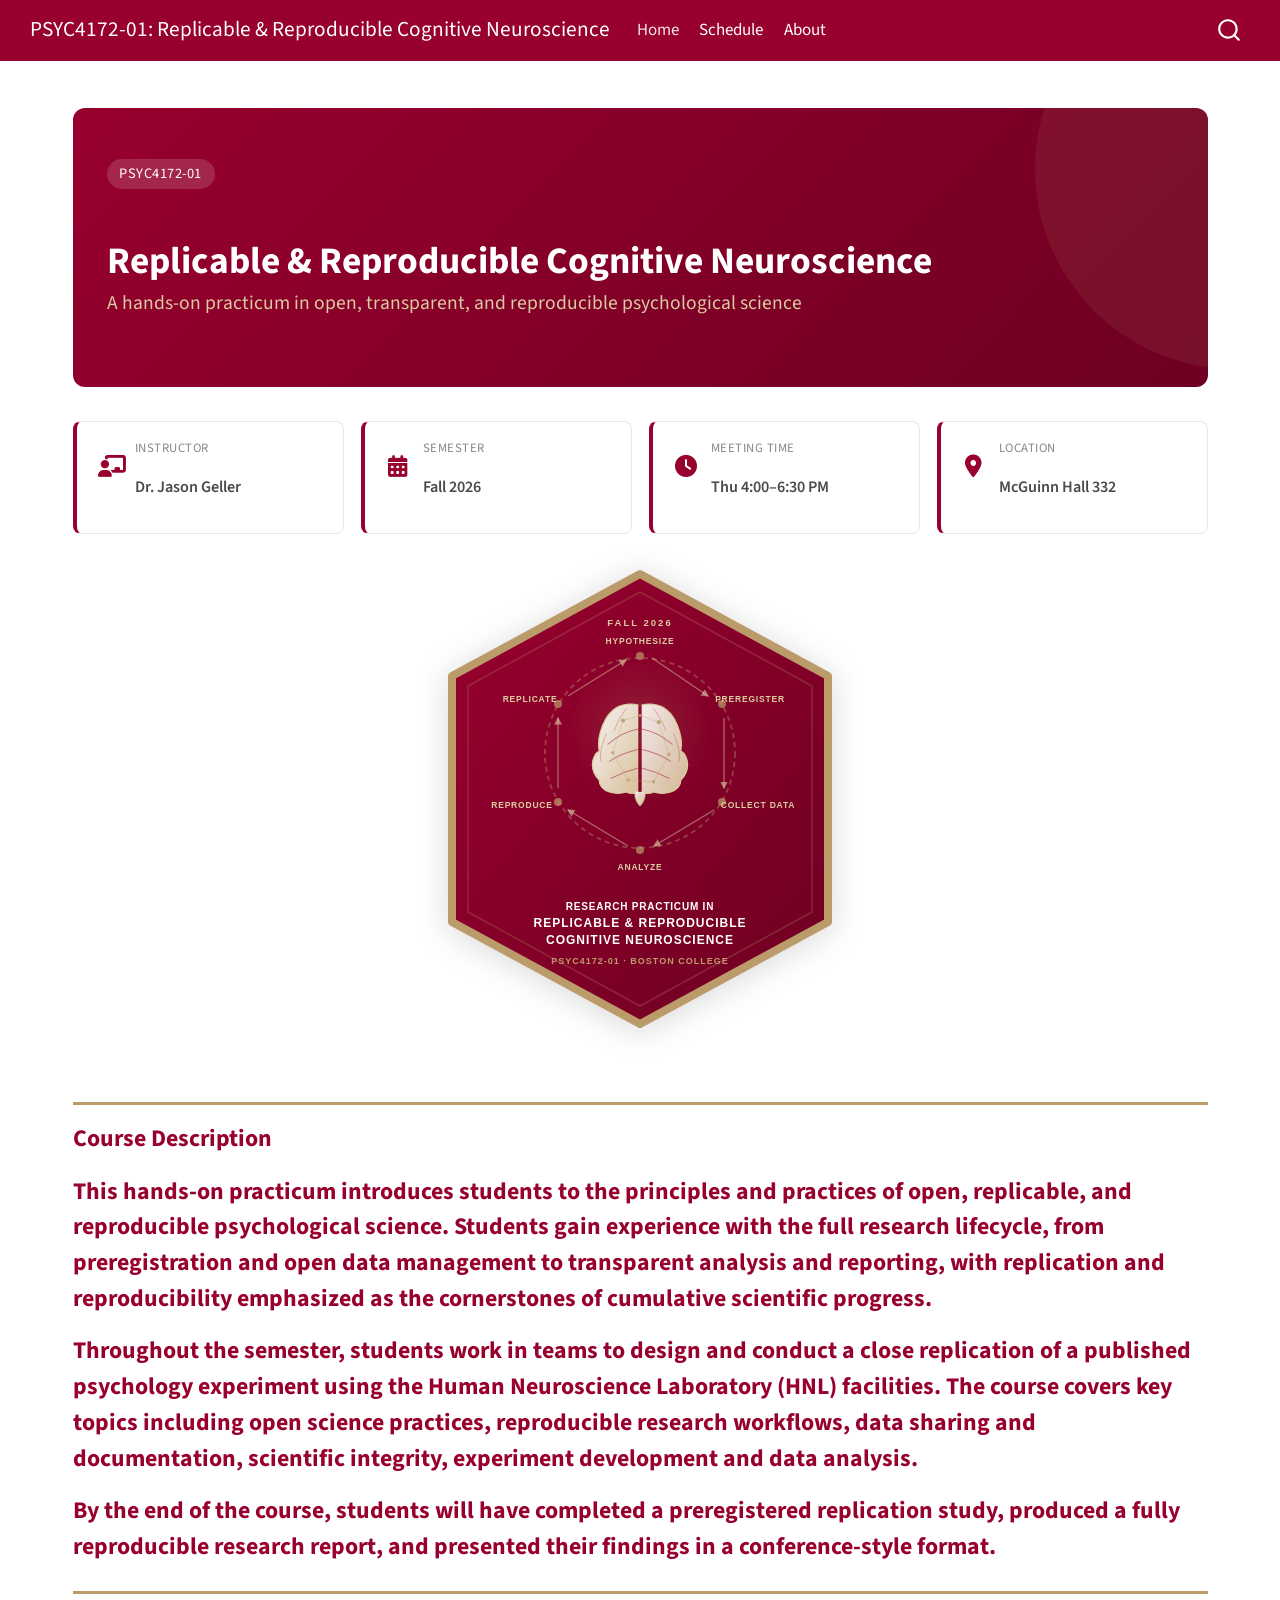
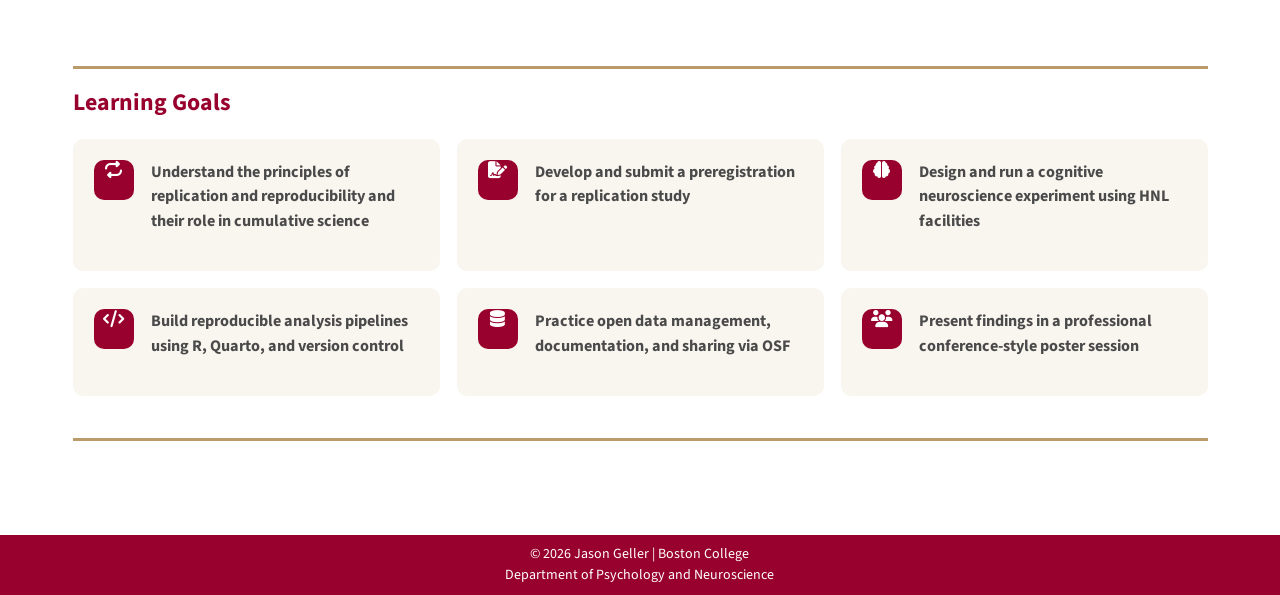
<file: index.html>
<!DOCTYPE html>
<html xmlns="http://www.w3.org/1999/xhtml" lang="en" xml:lang="en"><head>

<meta charset="utf-8">
<meta name="generator" content="quarto-1.9.37">

<meta name="viewport" content="width=device-width, initial-scale=1.0, user-scalable=yes">


<title>PSYC4172-01: Replicable &amp; Reproducible Cognitive Neuroscience</title>
<style>
/* Default styles provided by pandoc.
** See https://pandoc.org/MANUAL.html#variables-for-html for config info.
*/
code{white-space: pre-wrap;}
span.smallcaps{font-variant: small-caps;}
div.columns{display: flex; gap: min(4vw, 1.5em);}
div.column{flex: auto; overflow-x: auto;}
div.hanging-indent{margin-left: 1.5em; text-indent: -1.5em;}
ul.task-list{list-style: none;}
ul.task-list li input[type="checkbox"] {
  width: 0.8em;
  margin: 0 0.8em 0.2em -1em; /* quarto-specific, see https://github.com/quarto-dev/quarto-cli/issues/4556 */ 
  vertical-align: middle;
}
</style>


<script src="site_libs/quarto-nav/quarto-nav.js"></script>
<script src="site_libs/quarto-nav/headroom.min.js"></script>
<script src="site_libs/clipboard/clipboard.min.js"></script>
<script src="site_libs/quarto-search/autocomplete.umd.js"></script>
<script src="site_libs/quarto-search/fuse.min.js"></script>
<script src="site_libs/quarto-search/quarto-search.js"></script>
<meta name="quarto:offset" content="./">
<script src="site_libs/quarto-html/quarto.js" type="module"></script>
<script src="site_libs/quarto-html/tabsets/tabsets.js" type="module"></script>
<script src="site_libs/quarto-html/popper.min.js"></script>
<script src="site_libs/quarto-html/tippy.umd.min.js"></script>
<script src="site_libs/quarto-html/anchor.min.js"></script>
<link href="site_libs/quarto-html/tippy.css" rel="stylesheet">
<link href="site_libs/quarto-html/quarto-syntax-highlighting-7f8f88aac4f3542376d5c11b86a4c14d.css" rel="stylesheet" id="quarto-text-highlighting-styles">
<script src="site_libs/bootstrap/bootstrap.min.js"></script>
<link href="site_libs/bootstrap/bootstrap-icons.css" rel="stylesheet">
<link href="site_libs/bootstrap/bootstrap-fd8ed33b4ab815bb35942cd7c0395790.min.css" rel="stylesheet" append-hash="true" id="quarto-bootstrap" data-mode="light">
<script id="quarto-search-options" type="application/json">{
  "location": "navbar",
  "copy-button": false,
  "collapse-after": 3,
  "panel-placement": "end",
  "type": "overlay",
  "limit": 50,
  "keyboard-shortcut": [
    "f",
    "/",
    "s"
  ],
  "show-item-context": false,
  "language": {
    "search-no-results-text": "No results",
    "search-matching-documents-text": "matching documents",
    "search-copy-link-title": "Copy link to search",
    "search-hide-matches-text": "Hide additional matches",
    "search-more-match-text": "more match in this document",
    "search-more-matches-text": "more matches in this document",
    "search-clear-button-title": "Clear",
    "search-text-placeholder": "",
    "search-detached-cancel-button-title": "Cancel",
    "search-submit-button-title": "Submit",
    "search-label": "Search"
  }
}</script>


<link rel="stylesheet" href="styles.css">
</head>

<body class="nav-fixed quarto-light">

<div id="quarto-search-results"></div>
  <header id="quarto-header" class="headroom fixed-top">
    <nav class="navbar navbar-expand-lg " data-bs-theme="dark">
      <div class="navbar-container container-fluid">
      <div class="navbar-brand-container mx-auto">
    <a class="navbar-brand" href="./index.html">
    <span class="navbar-title">PSYC4172-01: Replicable &amp; Reproducible Cognitive Neuroscience</span>
    </a>
  </div>
            <div id="quarto-search" class="" title="Search"></div>
          <button class="navbar-toggler" type="button" data-bs-toggle="collapse" data-bs-target="#navbarCollapse" aria-controls="navbarCollapse" role="menu" aria-expanded="false" aria-label="Toggle navigation" onclick="if (window.quartoToggleHeadroom) { window.quartoToggleHeadroom(); }">
  <span class="navbar-toggler-icon"></span>
</button>
          <div class="collapse navbar-collapse" id="navbarCollapse">
            <ul class="navbar-nav navbar-nav-scroll me-auto">
  <li class="nav-item">
    <a class="nav-link active" href="./index.html" aria-current="page"> 
<span class="menu-text">Home</span></a>
  </li>  
  <li class="nav-item">
    <a class="nav-link" href="./schedule.html"> 
<span class="menu-text">Schedule</span></a>
  </li>  
  <li class="nav-item">
    <a class="nav-link" href="./about.html"> 
<span class="menu-text">About</span></a>
  </li>  
</ul>
          </div> <!-- /navcollapse -->
            <div class="quarto-navbar-tools">
</div>
      </div> <!-- /container-fluid -->
    </nav>
</header>
<!-- content -->
<div id="quarto-content" class="quarto-container page-columns page-rows-contents page-layout-full page-navbar">
<!-- sidebar -->
<!-- margin-sidebar -->
    
<!-- main -->
<main class="content column-page" id="quarto-document-content"><header id="title-block-header" class="quarto-title-block"></header>




<p><link rel="stylesheet" href="https://cdnjs.cloudflare.com/ajax/libs/font-awesome/6.5.1/css/all.min.css"></p>
<div class="hero-banner">
<p><span class="course-code">PSYC4172-01</span></p>
<section id="replicable-reproducible-cognitive-neuroscience" class="level1">
<h1>Replicable &amp; Reproducible Cognitive Neuroscience</h1>
<p><span class="subtitle">A hands-on practicum in open, transparent, and reproducible psychological science</span></p>
</section>
</div>
<div class="info-cards">
<div class="info-card">
<p><i class="fa-solid fa-chalkboard-user"></i></p>
<div>
<div class="info-label">
<p>Instructor</p>
</div>
<div class="info-value">
<p>Dr.&nbsp;Jason Geller</p>
</div>
</div>
</div>
<div class="info-card">
<p><i class="fa-solid fa-calendar-days"></i></p>
<div>
<div class="info-label">
<p>Semester</p>
</div>
<div class="info-value">
<p>Fall 2026</p>
</div>
</div>
</div>
<div class="info-card">
<p><i class="fa-solid fa-clock"></i></p>
<div>
<div class="info-label">
<p>Meeting Time</p>
</div>
<div class="info-value">
<p>Thu 4:00–6:30 PM</p>
</div>
</div>
</div>
<div class="info-card">
<p><i class="fa-solid fa-location-dot"></i></p>
<div>
<div class="info-label">
<p>Location</p>
</div>
<div class="info-value">
<p>McGuinn Hall 332</p>
</div>
</div>
</div>
</div>
<div class="hex-showcase">
<p><img src="images/hex-sticker.svg" class="hex-sticker-home img-fluid"></p>
</div>
<section id="section" class="level2 section-heading">
<h2 class="section-heading anchored" data-anchor-id="section"></h2>
<p>Course Description</p>
<p>This hands-on practicum introduces students to the principles and practices of open, replicable, and reproducible psychological science. Students gain experience with the full research lifecycle, from preregistration and open data management to transparent analysis and reporting, with replication and reproducibility emphasized as the cornerstones of cumulative scientific progress.</p>
<p>Throughout the semester, students work in teams to design and conduct a close replication of a published psychology experiment using the Human Neuroscience Laboratory (HNL) facilities. The course covers key topics including open science practices, reproducible research workflows, data sharing and documentation, scientific integrity, experiment development and data analysis.</p>
<p>By the end of the course, students will have completed a preregistered replication study, produced a fully reproducible research report, and presented their findings in a conference-style format.</p>
</section>
<section id="section-1" class="level2 section-heading">
<h2 class="section-heading anchored" data-anchor-id="section-1"></h2>
<p>Learning Goals</p>
<div class="goals-grid">
<div class="goal-card">
<div class="goal-icon">
<p><i class="fa-solid fa-repeat"></i></p>
</div>
<div class="goal-text">
<p>Understand the principles of replication and reproducibility and their role in cumulative science</p>
</div>
</div>
<div class="goal-card">
<div class="goal-icon">
<p><i class="fa-solid fa-file-signature"></i></p>
</div>
<div class="goal-text">
<p>Develop and submit a preregistration for a replication study</p>
</div>
</div>
<div class="goal-card">
<div class="goal-icon">
<p><i class="fa-solid fa-brain"></i></p>
</div>
<div class="goal-text">
<p>Design and run a cognitive neuroscience experiment using HNL facilities</p>
</div>
</div>
<div class="goal-card">
<div class="goal-icon">
<p><i class="fa-solid fa-code"></i></p>
</div>
<div class="goal-text">
<p>Build reproducible analysis pipelines using R, Quarto, and version control</p>
</div>
</div>
<div class="goal-card">
<div class="goal-icon">
<p><i class="fa-solid fa-database"></i></p>
</div>
<div class="goal-text">
<p>Practice open data management, documentation, and sharing via OSF</p>
</div>
</div>
<div class="goal-card">
<div class="goal-icon">
<p><i class="fa-solid fa-users"></i></p>
</div>
<div class="goal-text">
<p>Present findings in a professional conference-style poster session</p>
</div>
</div>
</div>


</section>

</main> <!-- /main -->
<script id="quarto-html-after-body" type="application/javascript">
  window.document.addEventListener("DOMContentLoaded", function (event) {
    const icon = "";
    const anchorJS = new window.AnchorJS();
    anchorJS.options = {
      placement: 'right',
      icon: icon
    };
    anchorJS.add('.anchored');
    const isCodeAnnotation = (el) => {
      for (const clz of el.classList) {
        if (clz.startsWith('code-annotation-')) {                     
          return true;
        }
      }
      return false;
    }
    const onCopySuccess = function(e) {
      // button target
      const button = e.trigger;
      // don't keep focus
      button.blur();
      // flash "checked"
      button.classList.add('code-copy-button-checked');
      var currentTitle = button.getAttribute("title");
      button.setAttribute("title", "Copied!");
      let tooltip;
      if (window.bootstrap) {
        button.setAttribute("data-bs-toggle", "tooltip");
        button.setAttribute("data-bs-placement", "left");
        button.setAttribute("data-bs-title", "Copied!");
        tooltip = new bootstrap.Tooltip(button, 
          { trigger: "manual", 
            customClass: "code-copy-button-tooltip",
            offset: [0, -8]});
        tooltip.show();    
      }
      setTimeout(function() {
        if (tooltip) {
          tooltip.hide();
          button.removeAttribute("data-bs-title");
          button.removeAttribute("data-bs-toggle");
          button.removeAttribute("data-bs-placement");
        }
        button.setAttribute("title", currentTitle);
        button.classList.remove('code-copy-button-checked');
      }, 1000);
      // clear code selection
      e.clearSelection();
    }
    const getTextToCopy = function(trigger) {
      const outerScaffold = trigger.parentElement.cloneNode(true);
      const codeEl = outerScaffold.querySelector('code');
      for (const childEl of codeEl.children) {
        if (isCodeAnnotation(childEl)) {
          childEl.remove();
        }
      }
      return codeEl.innerText;
    }
    const clipboard = new window.ClipboardJS('.code-copy-button:not([data-in-quarto-modal])', {
      text: getTextToCopy
    });
    clipboard.on('success', onCopySuccess);
    if (window.document.getElementById('quarto-embedded-source-code-modal')) {
      const clipboardModal = new window.ClipboardJS('.code-copy-button[data-in-quarto-modal]', {
        text: getTextToCopy,
        container: window.document.getElementById('quarto-embedded-source-code-modal')
      });
      clipboardModal.on('success', onCopySuccess);
    }
      var localhostRegex = new RegExp(/^(?:http|https):\/\/localhost\:?[0-9]*\//);
      var mailtoRegex = new RegExp(/^mailto:/);
        var filterRegex = new RegExp("https:\/\/jgeller112\.github\.io\/psych4172-01\/");
      var isInternal = (href) => {
          return filterRegex.test(href) || localhostRegex.test(href) || mailtoRegex.test(href);
      }
      // Inspect non-navigation links and adorn them if external
     var links = window.document.querySelectorAll('a[href]:not(.nav-link):not(.navbar-brand):not(.toc-action):not(.sidebar-link):not(.sidebar-item-toggle):not(.pagination-link):not(.no-external):not([aria-hidden]):not(.dropdown-item):not(.quarto-navigation-tool):not(.about-link)');
      for (var i=0; i<links.length; i++) {
        const link = links[i];
        if (!isInternal(link.href)) {
          // undo the damage that might have been done by quarto-nav.js in the case of
          // links that we want to consider external
          if (link.dataset.originalHref !== undefined) {
            link.href = link.dataset.originalHref;
          }
            // target, if specified
            link.setAttribute("target", "_blank");
            if (link.getAttribute("rel") === null) {
              link.setAttribute("rel", "noopener");
            }
        }
      }
    function tippyHover(el, contentFn, onTriggerFn, onUntriggerFn) {
      const config = {
        allowHTML: true,
        maxWidth: 500,
        delay: 100,
        arrow: false,
        appendTo: function(el) {
            return el.parentElement;
        },
        interactive: true,
        interactiveBorder: 10,
        theme: 'quarto',
        placement: 'bottom-start',
      };
      if (contentFn) {
        config.content = contentFn;
      }
      if (onTriggerFn) {
        config.onTrigger = onTriggerFn;
      }
      if (onUntriggerFn) {
        config.onUntrigger = onUntriggerFn;
      }
      window.tippy(el, config); 
    }
    const noterefs = window.document.querySelectorAll('a[role="doc-noteref"]');
    for (var i=0; i<noterefs.length; i++) {
      const ref = noterefs[i];
      tippyHover(ref, function() {
        // use id or data attribute instead here
        let href = ref.getAttribute('data-footnote-href') || ref.getAttribute('href');
        try { href = new URL(href).hash; } catch {}
        const id = href.replace(/^#\/?/, "");
        const note = window.document.getElementById(id);
        if (note) {
          return note.innerHTML;
        } else {
          return "";
        }
      });
    }
    const xrefs = window.document.querySelectorAll('a.quarto-xref');
    const processXRef = (id, note) => {
      // Strip column container classes
      const stripColumnClz = (el) => {
        el.classList.remove("page-full", "page-columns");
        if (el.children) {
          for (const child of el.children) {
            stripColumnClz(child);
          }
        }
      }
      stripColumnClz(note)
      if (id === null || id.startsWith('sec-')) {
        // Special case sections, only their first couple elements
        const container = document.createElement("div");
        if (note.children && note.children.length > 2) {
          container.appendChild(note.children[0].cloneNode(true));
          for (let i = 1; i < note.children.length; i++) {
            const child = note.children[i];
            if (child.tagName === "P" && child.innerText === "") {
              continue;
            } else {
              container.appendChild(child.cloneNode(true));
              break;
            }
          }
          if (window.Quarto?.typesetMath) {
            window.Quarto.typesetMath(container);
          }
          return container.innerHTML
        } else {
          if (window.Quarto?.typesetMath) {
            window.Quarto.typesetMath(note);
          }
          return note.innerHTML;
        }
      } else {
        // Remove any anchor links if they are present
        const anchorLink = note.querySelector('a.anchorjs-link');
        if (anchorLink) {
          anchorLink.remove();
        }
        if (window.Quarto?.typesetMath) {
          window.Quarto.typesetMath(note);
        }
        if (note.classList.contains("callout")) {
          return note.outerHTML;
        } else {
          return note.innerHTML;
        }
      }
    }
    for (var i=0; i<xrefs.length; i++) {
      const xref = xrefs[i];
      tippyHover(xref, undefined, function(instance) {
        instance.disable();
        let url = xref.getAttribute('href');
        let hash = undefined; 
        if (url.startsWith('#')) {
          hash = url;
        } else {
          try { hash = new URL(url).hash; } catch {}
        }
        if (hash) {
          const id = hash.replace(/^#\/?/, "");
          const note = window.document.getElementById(id);
          if (note !== null) {
            try {
              const html = processXRef(id, note.cloneNode(true));
              instance.setContent(html);
            } finally {
              instance.enable();
              instance.show();
            }
          } else {
            // See if we can fetch this
            fetch(url.split('#')[0])
            .then(res => res.text())
            .then(html => {
              const parser = new DOMParser();
              const htmlDoc = parser.parseFromString(html, "text/html");
              const note = htmlDoc.getElementById(id);
              if (note !== null) {
                const html = processXRef(id, note);
                instance.setContent(html);
              } 
            }).finally(() => {
              instance.enable();
              instance.show();
            });
          }
        } else {
          // See if we can fetch a full url (with no hash to target)
          // This is a special case and we should probably do some content thinning / targeting
          fetch(url)
          .then(res => res.text())
          .then(html => {
            const parser = new DOMParser();
            const htmlDoc = parser.parseFromString(html, "text/html");
            const note = htmlDoc.querySelector('main.content');
            if (note !== null) {
              // This should only happen for chapter cross references
              // (since there is no id in the URL)
              // remove the first header
              if (note.children.length > 0 && note.children[0].tagName === "HEADER") {
                note.children[0].remove();
              }
              const html = processXRef(null, note);
              instance.setContent(html);
            } 
          }).finally(() => {
            instance.enable();
            instance.show();
          });
        }
      }, function(instance) {
      });
    }
        let selectedAnnoteEl;
        const selectorForAnnotation = ( cell, annotation) => {
          let cellAttr = 'data-code-cell="' + cell + '"';
          let lineAttr = 'data-code-annotation="' +  annotation + '"';
          const selector = 'span[' + cellAttr + '][' + lineAttr + ']';
          return selector;
        }
        const selectCodeLines = (annoteEl) => {
          const doc = window.document;
          const targetCell = annoteEl.getAttribute("data-target-cell");
          const targetAnnotation = annoteEl.getAttribute("data-target-annotation");
          const annoteSpan = window.document.querySelector(selectorForAnnotation(targetCell, targetAnnotation));
          const lines = annoteSpan.getAttribute("data-code-lines").split(",");
          const lineIds = lines.map((line) => {
            return targetCell + "-" + line;
          })
          let top = null;
          let height = null;
          let parent = null;
          if (lineIds.length > 0) {
              //compute the position of the single el (top and bottom and make a div)
              const el = window.document.getElementById(lineIds[0]);
              top = el.offsetTop;
              height = el.offsetHeight;
              parent = el.parentElement.parentElement;
            if (lineIds.length > 1) {
              const lastEl = window.document.getElementById(lineIds[lineIds.length - 1]);
              const bottom = lastEl.offsetTop + lastEl.offsetHeight;
              height = bottom - top;
            }
            if (top !== null && height !== null && parent !== null) {
              // cook up a div (if necessary) and position it 
              let div = window.document.getElementById("code-annotation-line-highlight");
              if (div === null) {
                div = window.document.createElement("div");
                div.setAttribute("id", "code-annotation-line-highlight");
                div.style.position = 'absolute';
                parent.appendChild(div);
              }
              div.style.top = top - 2 + "px";
              div.style.height = height + 4 + "px";
              div.style.left = 0;
              let gutterDiv = window.document.getElementById("code-annotation-line-highlight-gutter");
              if (gutterDiv === null) {
                gutterDiv = window.document.createElement("div");
                gutterDiv.setAttribute("id", "code-annotation-line-highlight-gutter");
                gutterDiv.style.position = 'absolute';
                const codeCell = window.document.getElementById(targetCell);
                const gutter = codeCell.querySelector('.code-annotation-gutter');
                gutter.appendChild(gutterDiv);
              }
              gutterDiv.style.top = top - 2 + "px";
              gutterDiv.style.height = height + 4 + "px";
            }
            selectedAnnoteEl = annoteEl;
          }
        };
        const unselectCodeLines = () => {
          const elementsIds = ["code-annotation-line-highlight", "code-annotation-line-highlight-gutter"];
          elementsIds.forEach((elId) => {
            const div = window.document.getElementById(elId);
            if (div) {
              div.remove();
            }
          });
          selectedAnnoteEl = undefined;
        };
          // Handle positioning of the toggle
      window.addEventListener(
        "resize",
        throttle(() => {
          elRect = undefined;
          if (selectedAnnoteEl) {
            selectCodeLines(selectedAnnoteEl);
          }
        }, 10)
      );
      function throttle(fn, ms) {
      let throttle = false;
      let timer;
        return (...args) => {
          if(!throttle) { // first call gets through
              fn.apply(this, args);
              throttle = true;
          } else { // all the others get throttled
              if(timer) clearTimeout(timer); // cancel #2
              timer = setTimeout(() => {
                fn.apply(this, args);
                timer = throttle = false;
              }, ms);
          }
        };
      }
        // Attach click handler to the DT
        const annoteDls = window.document.querySelectorAll('dt[data-target-cell]');
        for (const annoteDlNode of annoteDls) {
          annoteDlNode.addEventListener('click', (event) => {
            const clickedEl = event.target;
            if (clickedEl !== selectedAnnoteEl) {
              unselectCodeLines();
              const activeEl = window.document.querySelector('dt[data-target-cell].code-annotation-active');
              if (activeEl) {
                activeEl.classList.remove('code-annotation-active');
              }
              selectCodeLines(clickedEl);
              clickedEl.classList.add('code-annotation-active');
            } else {
              // Unselect the line
              unselectCodeLines();
              clickedEl.classList.remove('code-annotation-active');
            }
          });
        }
    const findCites = (el) => {
      const parentEl = el.parentElement;
      if (parentEl) {
        const cites = parentEl.dataset.cites;
        if (cites) {
          return {
            el,
            cites: cites.split(' ')
          };
        } else {
          return findCites(el.parentElement)
        }
      } else {
        return undefined;
      }
    };
    var bibliorefs = window.document.querySelectorAll('a[role="doc-biblioref"]');
    for (var i=0; i<bibliorefs.length; i++) {
      const ref = bibliorefs[i];
      const citeInfo = findCites(ref);
      if (citeInfo) {
        tippyHover(citeInfo.el, function() {
          var popup = window.document.createElement('div');
          citeInfo.cites.forEach(function(cite) {
            var citeDiv = window.document.createElement('div');
            citeDiv.classList.add('hanging-indent');
            citeDiv.classList.add('csl-entry');
            var biblioDiv = window.document.getElementById('ref-' + cite);
            if (biblioDiv) {
              citeDiv.innerHTML = biblioDiv.innerHTML;
            }
            popup.appendChild(citeDiv);
          });
          return popup.innerHTML;
        });
      }
    }
  });
  </script>
</div> <!-- /content -->
<footer class="footer">
  <div class="nav-footer">
    <div class="nav-footer-left">
      &nbsp;
    </div>   
    <div class="nav-footer-center">
<p>© 2026 Jason Geller | Boston College<br> Department of Psychology and Neuroscience</p>
</div>
    <div class="nav-footer-right">
      &nbsp;
    </div>
  </div>
</footer>




</body></html>
</file>
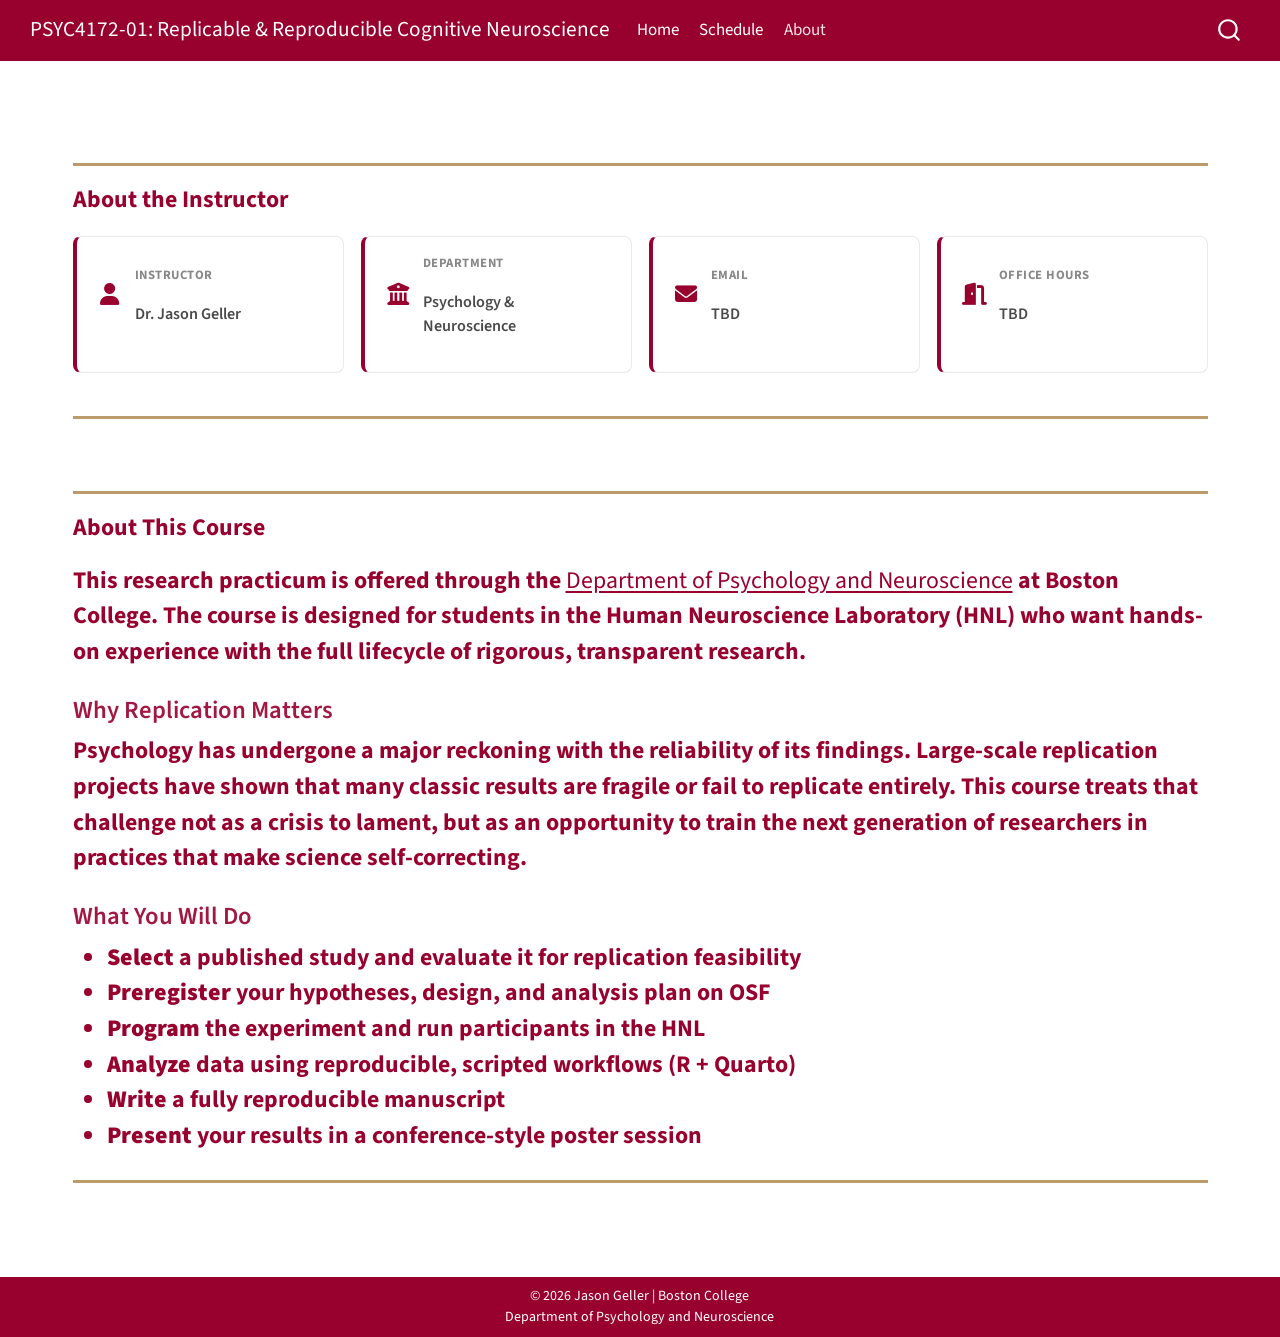
<file: about.html>
<!DOCTYPE html>
<html xmlns="http://www.w3.org/1999/xhtml" lang="en" xml:lang="en"><head>

<meta charset="utf-8">
<meta name="generator" content="quarto-1.9.37">

<meta name="viewport" content="width=device-width, initial-scale=1.0, user-scalable=yes">


<title>about – PSYC4172-01: Replicable &amp; Reproducible Cognitive Neuroscience</title>
<style>
/* Default styles provided by pandoc.
** See https://pandoc.org/MANUAL.html#variables-for-html for config info.
*/
code{white-space: pre-wrap;}
span.smallcaps{font-variant: small-caps;}
div.columns{display: flex; gap: min(4vw, 1.5em);}
div.column{flex: auto; overflow-x: auto;}
div.hanging-indent{margin-left: 1.5em; text-indent: -1.5em;}
ul.task-list{list-style: none;}
ul.task-list li input[type="checkbox"] {
  width: 0.8em;
  margin: 0 0.8em 0.2em -1em; /* quarto-specific, see https://github.com/quarto-dev/quarto-cli/issues/4556 */ 
  vertical-align: middle;
}
</style>


<script src="site_libs/quarto-nav/quarto-nav.js"></script>
<script src="site_libs/quarto-nav/headroom.min.js"></script>
<script src="site_libs/clipboard/clipboard.min.js"></script>
<script src="site_libs/quarto-search/autocomplete.umd.js"></script>
<script src="site_libs/quarto-search/fuse.min.js"></script>
<script src="site_libs/quarto-search/quarto-search.js"></script>
<meta name="quarto:offset" content="./">
<script src="site_libs/quarto-html/quarto.js" type="module"></script>
<script src="site_libs/quarto-html/tabsets/tabsets.js" type="module"></script>
<script src="site_libs/quarto-html/popper.min.js"></script>
<script src="site_libs/quarto-html/tippy.umd.min.js"></script>
<script src="site_libs/quarto-html/anchor.min.js"></script>
<link href="site_libs/quarto-html/tippy.css" rel="stylesheet">
<link href="site_libs/quarto-html/quarto-syntax-highlighting-7f8f88aac4f3542376d5c11b86a4c14d.css" rel="stylesheet" id="quarto-text-highlighting-styles">
<script src="site_libs/bootstrap/bootstrap.min.js"></script>
<link href="site_libs/bootstrap/bootstrap-icons.css" rel="stylesheet">
<link href="site_libs/bootstrap/bootstrap-fd8ed33b4ab815bb35942cd7c0395790.min.css" rel="stylesheet" append-hash="true" id="quarto-bootstrap" data-mode="light">
<script id="quarto-search-options" type="application/json">{
  "location": "navbar",
  "copy-button": false,
  "collapse-after": 3,
  "panel-placement": "end",
  "type": "overlay",
  "limit": 50,
  "keyboard-shortcut": [
    "f",
    "/",
    "s"
  ],
  "show-item-context": false,
  "language": {
    "search-no-results-text": "No results",
    "search-matching-documents-text": "matching documents",
    "search-copy-link-title": "Copy link to search",
    "search-hide-matches-text": "Hide additional matches",
    "search-more-match-text": "more match in this document",
    "search-more-matches-text": "more matches in this document",
    "search-clear-button-title": "Clear",
    "search-text-placeholder": "",
    "search-detached-cancel-button-title": "Cancel",
    "search-submit-button-title": "Submit",
    "search-label": "Search"
  }
}</script>


<link rel="stylesheet" href="styles.css">
</head>

<body class="nav-fixed quarto-light">

<div id="quarto-search-results"></div>
  <header id="quarto-header" class="headroom fixed-top">
    <nav class="navbar navbar-expand-lg " data-bs-theme="dark">
      <div class="navbar-container container-fluid">
      <div class="navbar-brand-container mx-auto">
    <a class="navbar-brand" href="./index.html">
    <span class="navbar-title">PSYC4172-01: Replicable &amp; Reproducible Cognitive Neuroscience</span>
    </a>
  </div>
            <div id="quarto-search" class="" title="Search"></div>
          <button class="navbar-toggler" type="button" data-bs-toggle="collapse" data-bs-target="#navbarCollapse" aria-controls="navbarCollapse" role="menu" aria-expanded="false" aria-label="Toggle navigation" onclick="if (window.quartoToggleHeadroom) { window.quartoToggleHeadroom(); }">
  <span class="navbar-toggler-icon"></span>
</button>
          <div class="collapse navbar-collapse" id="navbarCollapse">
            <ul class="navbar-nav navbar-nav-scroll me-auto">
  <li class="nav-item">
    <a class="nav-link" href="./index.html"> 
<span class="menu-text">Home</span></a>
  </li>  
  <li class="nav-item">
    <a class="nav-link" href="./schedule.html"> 
<span class="menu-text">Schedule</span></a>
  </li>  
  <li class="nav-item">
    <a class="nav-link active" href="./about.html" aria-current="page"> 
<span class="menu-text">About</span></a>
  </li>  
</ul>
          </div> <!-- /navcollapse -->
            <div class="quarto-navbar-tools">
</div>
      </div> <!-- /container-fluid -->
    </nav>
</header>
<!-- content -->
<div id="quarto-content" class="quarto-container page-columns page-rows-contents page-layout-full page-navbar">
<!-- sidebar -->
<!-- margin-sidebar -->
    
<!-- main -->
<main class="content column-page" id="quarto-document-content"><header id="title-block-header" class="quarto-title-block"></header>




<p><link rel="stylesheet" href="https://cdnjs.cloudflare.com/ajax/libs/font-awesome/6.5.1/css/all.min.css"></p>
<section id="section" class="level2 section-heading">
<h2 class="section-heading anchored" data-anchor-id="section"></h2>
<p>About the Instructor</p>
<div class="info-cards">
<div class="info-card">
<p><i class="fa-solid fa-user"></i></p>
<div>
<div class="info-label">
<p>Instructor</p>
</div>
<div class="info-value">
<p>Dr.&nbsp;Jason Geller</p>
</div>
</div>
</div>
<div class="info-card">
<p><i class="fa-solid fa-building-columns"></i></p>
<div>
<div class="info-label">
<p>Department</p>
</div>
<div class="info-value">
<p>Psychology &amp; Neuroscience</p>
</div>
</div>
</div>
<div class="info-card">
<p><i class="fa-solid fa-envelope"></i></p>
<div>
<div class="info-label">
<p>Email</p>
</div>
<div class="info-value">
<p>TBD</p>
</div>
</div>
</div>
<div class="info-card">
<p><i class="fa-solid fa-door-open"></i></p>
<div>
<div class="info-label">
<p>Office Hours</p>
</div>
<div class="info-value">
<p>TBD</p>
</div>
</div>
</div>
</div>
</section>
<section id="section-1" class="level2 section-heading">
<h2 class="section-heading anchored" data-anchor-id="section-1"></h2>
<p>About This Course</p>
<p>This research practicum is offered through the <a href="https://www.bc.edu/bc-web/schools/mcas/departments/psychology-neuroscience.html">Department of Psychology and Neuroscience</a> at Boston College. The course is designed for students in the Human Neuroscience Laboratory (HNL) who want hands-on experience with the full lifecycle of rigorous, transparent research.</p>
<section id="why-replication-matters" class="level3">
<h3 class="anchored" data-anchor-id="why-replication-matters">Why Replication Matters</h3>
<p>Psychology has undergone a major reckoning with the reliability of its findings. Large-scale replication projects have shown that many classic results are fragile or fail to replicate entirely. This course treats that challenge not as a crisis to lament, but as an opportunity to train the next generation of researchers in practices that make science self-correcting.</p>
</section>
<section id="what-you-will-do" class="level3">
<h3 class="anchored" data-anchor-id="what-you-will-do">What You Will Do</h3>
<ul>
<li><strong>Select</strong> a published study and evaluate it for replication feasibility</li>
<li><strong>Preregister</strong> your hypotheses, design, and analysis plan on OSF</li>
<li><strong>Program</strong> the experiment and run participants in the HNL</li>
<li><strong>Analyze</strong> data using reproducible, scripted workflows (R + Quarto)</li>
<li><strong>Write</strong> a fully reproducible manuscript</li>
<li><strong>Present</strong> your results in a conference-style poster session</li>
</ul>


</section>
</section>

</main> <!-- /main -->
<script id="quarto-html-after-body" type="application/javascript">
  window.document.addEventListener("DOMContentLoaded", function (event) {
    const icon = "";
    const anchorJS = new window.AnchorJS();
    anchorJS.options = {
      placement: 'right',
      icon: icon
    };
    anchorJS.add('.anchored');
    const isCodeAnnotation = (el) => {
      for (const clz of el.classList) {
        if (clz.startsWith('code-annotation-')) {                     
          return true;
        }
      }
      return false;
    }
    const onCopySuccess = function(e) {
      // button target
      const button = e.trigger;
      // don't keep focus
      button.blur();
      // flash "checked"
      button.classList.add('code-copy-button-checked');
      var currentTitle = button.getAttribute("title");
      button.setAttribute("title", "Copied!");
      let tooltip;
      if (window.bootstrap) {
        button.setAttribute("data-bs-toggle", "tooltip");
        button.setAttribute("data-bs-placement", "left");
        button.setAttribute("data-bs-title", "Copied!");
        tooltip = new bootstrap.Tooltip(button, 
          { trigger: "manual", 
            customClass: "code-copy-button-tooltip",
            offset: [0, -8]});
        tooltip.show();    
      }
      setTimeout(function() {
        if (tooltip) {
          tooltip.hide();
          button.removeAttribute("data-bs-title");
          button.removeAttribute("data-bs-toggle");
          button.removeAttribute("data-bs-placement");
        }
        button.setAttribute("title", currentTitle);
        button.classList.remove('code-copy-button-checked');
      }, 1000);
      // clear code selection
      e.clearSelection();
    }
    const getTextToCopy = function(trigger) {
      const outerScaffold = trigger.parentElement.cloneNode(true);
      const codeEl = outerScaffold.querySelector('code');
      for (const childEl of codeEl.children) {
        if (isCodeAnnotation(childEl)) {
          childEl.remove();
        }
      }
      return codeEl.innerText;
    }
    const clipboard = new window.ClipboardJS('.code-copy-button:not([data-in-quarto-modal])', {
      text: getTextToCopy
    });
    clipboard.on('success', onCopySuccess);
    if (window.document.getElementById('quarto-embedded-source-code-modal')) {
      const clipboardModal = new window.ClipboardJS('.code-copy-button[data-in-quarto-modal]', {
        text: getTextToCopy,
        container: window.document.getElementById('quarto-embedded-source-code-modal')
      });
      clipboardModal.on('success', onCopySuccess);
    }
      var localhostRegex = new RegExp(/^(?:http|https):\/\/localhost\:?[0-9]*\//);
      var mailtoRegex = new RegExp(/^mailto:/);
        var filterRegex = new RegExp("https:\/\/jgeller112\.github\.io\/psych4172-01\/");
      var isInternal = (href) => {
          return filterRegex.test(href) || localhostRegex.test(href) || mailtoRegex.test(href);
      }
      // Inspect non-navigation links and adorn them if external
     var links = window.document.querySelectorAll('a[href]:not(.nav-link):not(.navbar-brand):not(.toc-action):not(.sidebar-link):not(.sidebar-item-toggle):not(.pagination-link):not(.no-external):not([aria-hidden]):not(.dropdown-item):not(.quarto-navigation-tool):not(.about-link)');
      for (var i=0; i<links.length; i++) {
        const link = links[i];
        if (!isInternal(link.href)) {
          // undo the damage that might have been done by quarto-nav.js in the case of
          // links that we want to consider external
          if (link.dataset.originalHref !== undefined) {
            link.href = link.dataset.originalHref;
          }
            // target, if specified
            link.setAttribute("target", "_blank");
            if (link.getAttribute("rel") === null) {
              link.setAttribute("rel", "noopener");
            }
        }
      }
    function tippyHover(el, contentFn, onTriggerFn, onUntriggerFn) {
      const config = {
        allowHTML: true,
        maxWidth: 500,
        delay: 100,
        arrow: false,
        appendTo: function(el) {
            return el.parentElement;
        },
        interactive: true,
        interactiveBorder: 10,
        theme: 'quarto',
        placement: 'bottom-start',
      };
      if (contentFn) {
        config.content = contentFn;
      }
      if (onTriggerFn) {
        config.onTrigger = onTriggerFn;
      }
      if (onUntriggerFn) {
        config.onUntrigger = onUntriggerFn;
      }
      window.tippy(el, config); 
    }
    const noterefs = window.document.querySelectorAll('a[role="doc-noteref"]');
    for (var i=0; i<noterefs.length; i++) {
      const ref = noterefs[i];
      tippyHover(ref, function() {
        // use id or data attribute instead here
        let href = ref.getAttribute('data-footnote-href') || ref.getAttribute('href');
        try { href = new URL(href).hash; } catch {}
        const id = href.replace(/^#\/?/, "");
        const note = window.document.getElementById(id);
        if (note) {
          return note.innerHTML;
        } else {
          return "";
        }
      });
    }
    const xrefs = window.document.querySelectorAll('a.quarto-xref');
    const processXRef = (id, note) => {
      // Strip column container classes
      const stripColumnClz = (el) => {
        el.classList.remove("page-full", "page-columns");
        if (el.children) {
          for (const child of el.children) {
            stripColumnClz(child);
          }
        }
      }
      stripColumnClz(note)
      if (id === null || id.startsWith('sec-')) {
        // Special case sections, only their first couple elements
        const container = document.createElement("div");
        if (note.children && note.children.length > 2) {
          container.appendChild(note.children[0].cloneNode(true));
          for (let i = 1; i < note.children.length; i++) {
            const child = note.children[i];
            if (child.tagName === "P" && child.innerText === "") {
              continue;
            } else {
              container.appendChild(child.cloneNode(true));
              break;
            }
          }
          if (window.Quarto?.typesetMath) {
            window.Quarto.typesetMath(container);
          }
          return container.innerHTML
        } else {
          if (window.Quarto?.typesetMath) {
            window.Quarto.typesetMath(note);
          }
          return note.innerHTML;
        }
      } else {
        // Remove any anchor links if they are present
        const anchorLink = note.querySelector('a.anchorjs-link');
        if (anchorLink) {
          anchorLink.remove();
        }
        if (window.Quarto?.typesetMath) {
          window.Quarto.typesetMath(note);
        }
        if (note.classList.contains("callout")) {
          return note.outerHTML;
        } else {
          return note.innerHTML;
        }
      }
    }
    for (var i=0; i<xrefs.length; i++) {
      const xref = xrefs[i];
      tippyHover(xref, undefined, function(instance) {
        instance.disable();
        let url = xref.getAttribute('href');
        let hash = undefined; 
        if (url.startsWith('#')) {
          hash = url;
        } else {
          try { hash = new URL(url).hash; } catch {}
        }
        if (hash) {
          const id = hash.replace(/^#\/?/, "");
          const note = window.document.getElementById(id);
          if (note !== null) {
            try {
              const html = processXRef(id, note.cloneNode(true));
              instance.setContent(html);
            } finally {
              instance.enable();
              instance.show();
            }
          } else {
            // See if we can fetch this
            fetch(url.split('#')[0])
            .then(res => res.text())
            .then(html => {
              const parser = new DOMParser();
              const htmlDoc = parser.parseFromString(html, "text/html");
              const note = htmlDoc.getElementById(id);
              if (note !== null) {
                const html = processXRef(id, note);
                instance.setContent(html);
              } 
            }).finally(() => {
              instance.enable();
              instance.show();
            });
          }
        } else {
          // See if we can fetch a full url (with no hash to target)
          // This is a special case and we should probably do some content thinning / targeting
          fetch(url)
          .then(res => res.text())
          .then(html => {
            const parser = new DOMParser();
            const htmlDoc = parser.parseFromString(html, "text/html");
            const note = htmlDoc.querySelector('main.content');
            if (note !== null) {
              // This should only happen for chapter cross references
              // (since there is no id in the URL)
              // remove the first header
              if (note.children.length > 0 && note.children[0].tagName === "HEADER") {
                note.children[0].remove();
              }
              const html = processXRef(null, note);
              instance.setContent(html);
            } 
          }).finally(() => {
            instance.enable();
            instance.show();
          });
        }
      }, function(instance) {
      });
    }
        let selectedAnnoteEl;
        const selectorForAnnotation = ( cell, annotation) => {
          let cellAttr = 'data-code-cell="' + cell + '"';
          let lineAttr = 'data-code-annotation="' +  annotation + '"';
          const selector = 'span[' + cellAttr + '][' + lineAttr + ']';
          return selector;
        }
        const selectCodeLines = (annoteEl) => {
          const doc = window.document;
          const targetCell = annoteEl.getAttribute("data-target-cell");
          const targetAnnotation = annoteEl.getAttribute("data-target-annotation");
          const annoteSpan = window.document.querySelector(selectorForAnnotation(targetCell, targetAnnotation));
          const lines = annoteSpan.getAttribute("data-code-lines").split(",");
          const lineIds = lines.map((line) => {
            return targetCell + "-" + line;
          })
          let top = null;
          let height = null;
          let parent = null;
          if (lineIds.length > 0) {
              //compute the position of the single el (top and bottom and make a div)
              const el = window.document.getElementById(lineIds[0]);
              top = el.offsetTop;
              height = el.offsetHeight;
              parent = el.parentElement.parentElement;
            if (lineIds.length > 1) {
              const lastEl = window.document.getElementById(lineIds[lineIds.length - 1]);
              const bottom = lastEl.offsetTop + lastEl.offsetHeight;
              height = bottom - top;
            }
            if (top !== null && height !== null && parent !== null) {
              // cook up a div (if necessary) and position it 
              let div = window.document.getElementById("code-annotation-line-highlight");
              if (div === null) {
                div = window.document.createElement("div");
                div.setAttribute("id", "code-annotation-line-highlight");
                div.style.position = 'absolute';
                parent.appendChild(div);
              }
              div.style.top = top - 2 + "px";
              div.style.height = height + 4 + "px";
              div.style.left = 0;
              let gutterDiv = window.document.getElementById("code-annotation-line-highlight-gutter");
              if (gutterDiv === null) {
                gutterDiv = window.document.createElement("div");
                gutterDiv.setAttribute("id", "code-annotation-line-highlight-gutter");
                gutterDiv.style.position = 'absolute';
                const codeCell = window.document.getElementById(targetCell);
                const gutter = codeCell.querySelector('.code-annotation-gutter');
                gutter.appendChild(gutterDiv);
              }
              gutterDiv.style.top = top - 2 + "px";
              gutterDiv.style.height = height + 4 + "px";
            }
            selectedAnnoteEl = annoteEl;
          }
        };
        const unselectCodeLines = () => {
          const elementsIds = ["code-annotation-line-highlight", "code-annotation-line-highlight-gutter"];
          elementsIds.forEach((elId) => {
            const div = window.document.getElementById(elId);
            if (div) {
              div.remove();
            }
          });
          selectedAnnoteEl = undefined;
        };
          // Handle positioning of the toggle
      window.addEventListener(
        "resize",
        throttle(() => {
          elRect = undefined;
          if (selectedAnnoteEl) {
            selectCodeLines(selectedAnnoteEl);
          }
        }, 10)
      );
      function throttle(fn, ms) {
      let throttle = false;
      let timer;
        return (...args) => {
          if(!throttle) { // first call gets through
              fn.apply(this, args);
              throttle = true;
          } else { // all the others get throttled
              if(timer) clearTimeout(timer); // cancel #2
              timer = setTimeout(() => {
                fn.apply(this, args);
                timer = throttle = false;
              }, ms);
          }
        };
      }
        // Attach click handler to the DT
        const annoteDls = window.document.querySelectorAll('dt[data-target-cell]');
        for (const annoteDlNode of annoteDls) {
          annoteDlNode.addEventListener('click', (event) => {
            const clickedEl = event.target;
            if (clickedEl !== selectedAnnoteEl) {
              unselectCodeLines();
              const activeEl = window.document.querySelector('dt[data-target-cell].code-annotation-active');
              if (activeEl) {
                activeEl.classList.remove('code-annotation-active');
              }
              selectCodeLines(clickedEl);
              clickedEl.classList.add('code-annotation-active');
            } else {
              // Unselect the line
              unselectCodeLines();
              clickedEl.classList.remove('code-annotation-active');
            }
          });
        }
    const findCites = (el) => {
      const parentEl = el.parentElement;
      if (parentEl) {
        const cites = parentEl.dataset.cites;
        if (cites) {
          return {
            el,
            cites: cites.split(' ')
          };
        } else {
          return findCites(el.parentElement)
        }
      } else {
        return undefined;
      }
    };
    var bibliorefs = window.document.querySelectorAll('a[role="doc-biblioref"]');
    for (var i=0; i<bibliorefs.length; i++) {
      const ref = bibliorefs[i];
      const citeInfo = findCites(ref);
      if (citeInfo) {
        tippyHover(citeInfo.el, function() {
          var popup = window.document.createElement('div');
          citeInfo.cites.forEach(function(cite) {
            var citeDiv = window.document.createElement('div');
            citeDiv.classList.add('hanging-indent');
            citeDiv.classList.add('csl-entry');
            var biblioDiv = window.document.getElementById('ref-' + cite);
            if (biblioDiv) {
              citeDiv.innerHTML = biblioDiv.innerHTML;
            }
            popup.appendChild(citeDiv);
          });
          return popup.innerHTML;
        });
      }
    }
  });
  </script>
</div> <!-- /content -->
<footer class="footer">
  <div class="nav-footer">
    <div class="nav-footer-left">
      &nbsp;
    </div>   
    <div class="nav-footer-center">
<p>© 2026 Jason Geller | Boston College<br> Department of Psychology and Neuroscience</p>
</div>
    <div class="nav-footer-right">
      &nbsp;
    </div>
  </div>
</footer>




</body></html>
</file>
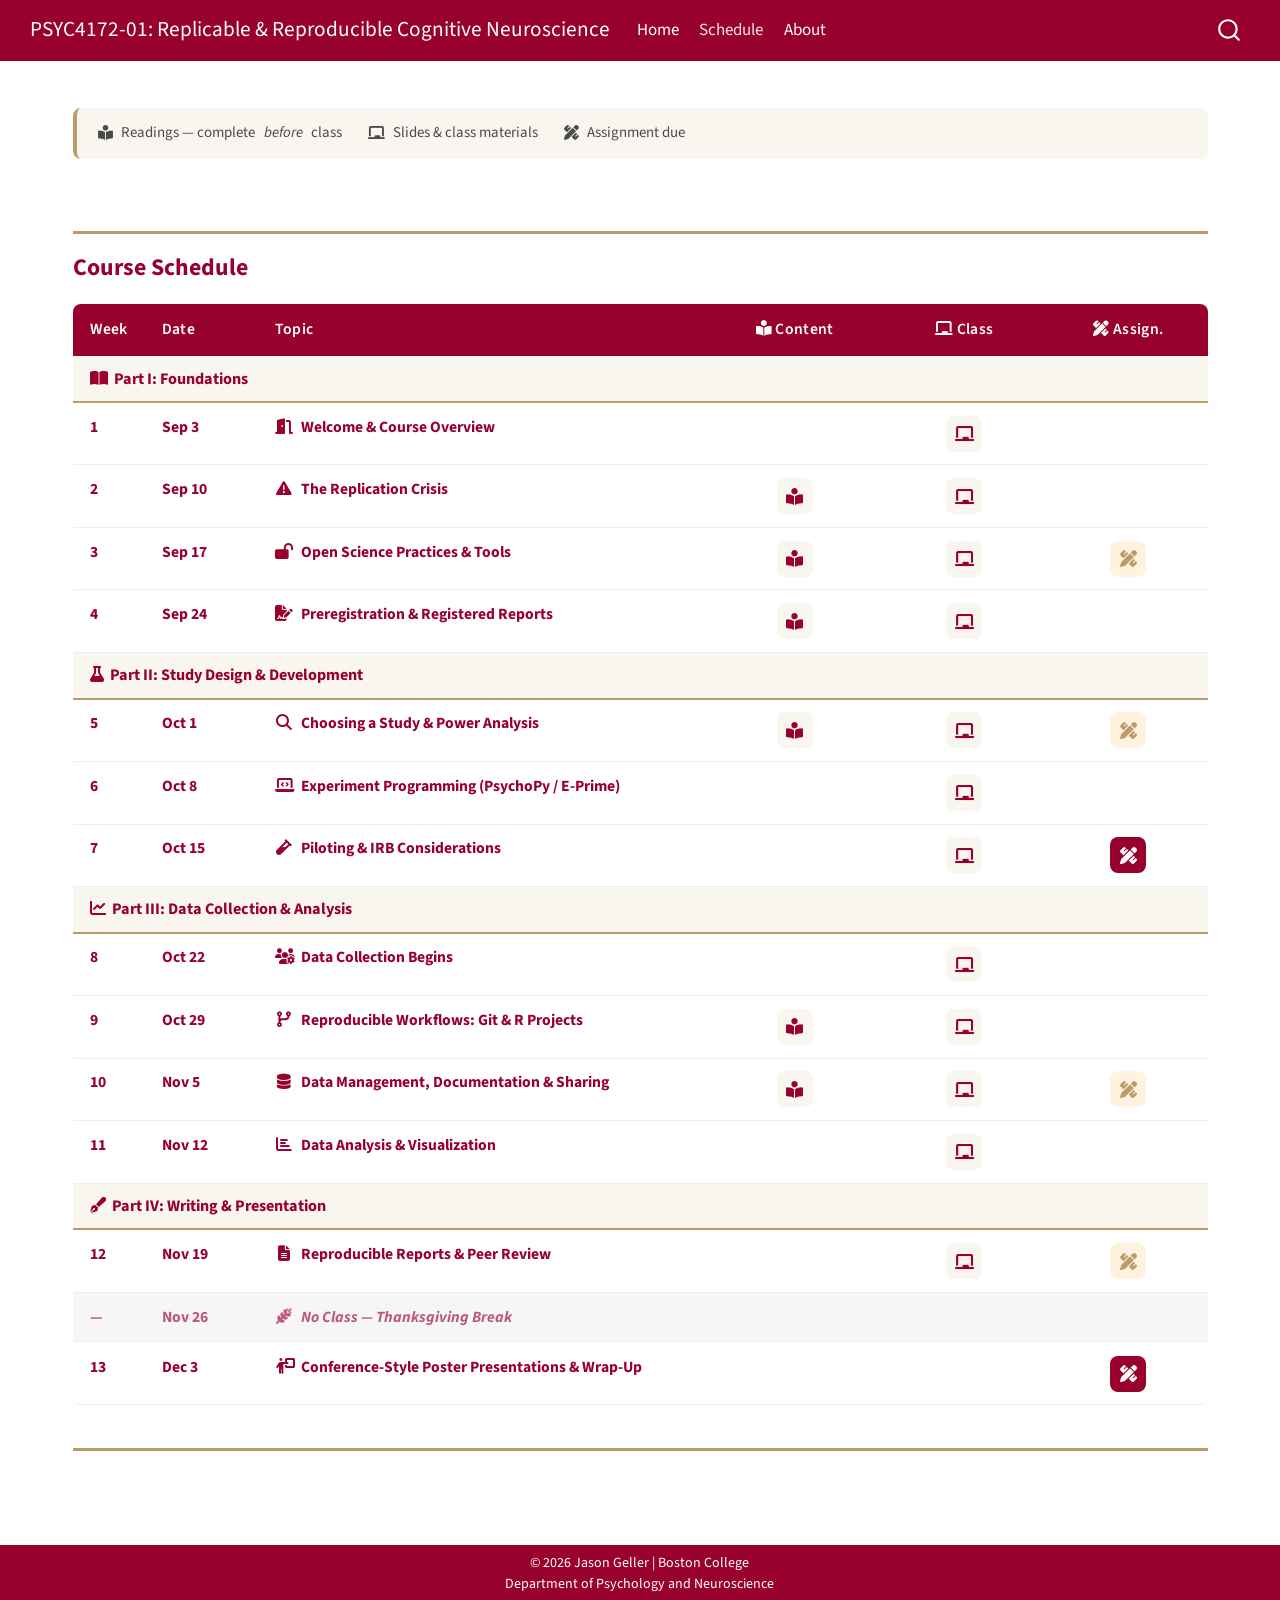
<file: schedule.html>
<!DOCTYPE html>
<html xmlns="http://www.w3.org/1999/xhtml" lang="en" xml:lang="en"><head>

<meta charset="utf-8">
<meta name="generator" content="quarto-1.9.37">

<meta name="viewport" content="width=device-width, initial-scale=1.0, user-scalable=yes">


<title>schedule – PSYC4172-01: Replicable &amp; Reproducible Cognitive Neuroscience</title>
<style>
/* Default styles provided by pandoc.
** See https://pandoc.org/MANUAL.html#variables-for-html for config info.
*/
code{white-space: pre-wrap;}
span.smallcaps{font-variant: small-caps;}
div.columns{display: flex; gap: min(4vw, 1.5em);}
div.column{flex: auto; overflow-x: auto;}
div.hanging-indent{margin-left: 1.5em; text-indent: -1.5em;}
ul.task-list{list-style: none;}
ul.task-list li input[type="checkbox"] {
  width: 0.8em;
  margin: 0 0.8em 0.2em -1em; /* quarto-specific, see https://github.com/quarto-dev/quarto-cli/issues/4556 */ 
  vertical-align: middle;
}
</style>


<script src="site_libs/quarto-nav/quarto-nav.js"></script>
<script src="site_libs/quarto-nav/headroom.min.js"></script>
<script src="site_libs/clipboard/clipboard.min.js"></script>
<script src="site_libs/quarto-search/autocomplete.umd.js"></script>
<script src="site_libs/quarto-search/fuse.min.js"></script>
<script src="site_libs/quarto-search/quarto-search.js"></script>
<meta name="quarto:offset" content="./">
<script src="site_libs/quarto-html/quarto.js" type="module"></script>
<script src="site_libs/quarto-html/tabsets/tabsets.js" type="module"></script>
<script src="site_libs/quarto-html/popper.min.js"></script>
<script src="site_libs/quarto-html/tippy.umd.min.js"></script>
<script src="site_libs/quarto-html/anchor.min.js"></script>
<link href="site_libs/quarto-html/tippy.css" rel="stylesheet">
<link href="site_libs/quarto-html/quarto-syntax-highlighting-7f8f88aac4f3542376d5c11b86a4c14d.css" rel="stylesheet" id="quarto-text-highlighting-styles">
<script src="site_libs/bootstrap/bootstrap.min.js"></script>
<link href="site_libs/bootstrap/bootstrap-icons.css" rel="stylesheet">
<link href="site_libs/bootstrap/bootstrap-fd8ed33b4ab815bb35942cd7c0395790.min.css" rel="stylesheet" append-hash="true" id="quarto-bootstrap" data-mode="light">
<script id="quarto-search-options" type="application/json">{
  "location": "navbar",
  "copy-button": false,
  "collapse-after": 3,
  "panel-placement": "end",
  "type": "overlay",
  "limit": 50,
  "keyboard-shortcut": [
    "f",
    "/",
    "s"
  ],
  "show-item-context": false,
  "language": {
    "search-no-results-text": "No results",
    "search-matching-documents-text": "matching documents",
    "search-copy-link-title": "Copy link to search",
    "search-hide-matches-text": "Hide additional matches",
    "search-more-match-text": "more match in this document",
    "search-more-matches-text": "more matches in this document",
    "search-clear-button-title": "Clear",
    "search-text-placeholder": "",
    "search-detached-cancel-button-title": "Cancel",
    "search-submit-button-title": "Submit",
    "search-label": "Search"
  }
}</script>


<link rel="stylesheet" href="styles.css">
</head>

<body class="nav-fixed quarto-light">

<div id="quarto-search-results"></div>
  <header id="quarto-header" class="headroom fixed-top">
    <nav class="navbar navbar-expand-lg " data-bs-theme="dark">
      <div class="navbar-container container-fluid">
      <div class="navbar-brand-container mx-auto">
    <a class="navbar-brand" href="./index.html">
    <span class="navbar-title">PSYC4172-01: Replicable &amp; Reproducible Cognitive Neuroscience</span>
    </a>
  </div>
            <div id="quarto-search" class="" title="Search"></div>
          <button class="navbar-toggler" type="button" data-bs-toggle="collapse" data-bs-target="#navbarCollapse" aria-controls="navbarCollapse" role="menu" aria-expanded="false" aria-label="Toggle navigation" onclick="if (window.quartoToggleHeadroom) { window.quartoToggleHeadroom(); }">
  <span class="navbar-toggler-icon"></span>
</button>
          <div class="collapse navbar-collapse" id="navbarCollapse">
            <ul class="navbar-nav navbar-nav-scroll me-auto">
  <li class="nav-item">
    <a class="nav-link" href="./index.html"> 
<span class="menu-text">Home</span></a>
  </li>  
  <li class="nav-item">
    <a class="nav-link active" href="./schedule.html" aria-current="page"> 
<span class="menu-text">Schedule</span></a>
  </li>  
  <li class="nav-item">
    <a class="nav-link" href="./about.html"> 
<span class="menu-text">About</span></a>
  </li>  
</ul>
          </div> <!-- /navcollapse -->
            <div class="quarto-navbar-tools">
</div>
      </div> <!-- /container-fluid -->
    </nav>
</header>
<!-- content -->
<div id="quarto-content" class="quarto-container page-columns page-rows-contents page-layout-full page-navbar">
<!-- sidebar -->
<!-- margin-sidebar -->
    
<!-- main -->
<main class="content column-page" id="quarto-document-content"><header id="title-block-header" class="quarto-title-block"></header>




<link rel="stylesheet" href="https://cdnjs.cloudflare.com/ajax/libs/font-awesome/6.5.1/css/all.min.css">

<div class="schedule-legend">
  <span class="legend-item"><span class="fa-solid fa-book-open-reader"></span> Readings — complete <em>before</em> class</span>
  <span class="legend-item"><span class="fa-solid fa-chalkboard"></span> Slides &amp; class materials</span>
  <span class="legend-item"><span class="fa-solid fa-pen-ruler"></span> Assignment due</span>
</div>
<section id="section" class="level2 section-heading">
<h2 class="section-heading anchored" data-anchor-id="section"></h2>
<p>Course Schedule</p>
<table class="schedule-table">
<thead>
<tr>
<th style="width:6%">
Week
</th>
<th style="width:10%">
Date
</th>
<th style="width:40%">
Topic
</th>
<th style="width:15%; text-align:center">
<span class="fa-solid fa-book-open-reader"></span> Content
</th>
<th style="width:15%; text-align:center">
<span class="fa-solid fa-chalkboard"></span> Class
</th>
<th style="width:14%; text-align:center">
<span class="fa-solid fa-pen-ruler"></span> Assign.
</th>
</tr>
</thead>
<tbody>
<tr class="section-divider">
<td colspan="6">
<span class="fa-solid fa-book-open"></span>&nbsp; Part I: Foundations
</td>
</tr>
<tr>
<td class="week-num">
1
</td>
<td>
Sep 3
</td>
<td>
<span class="fa-solid fa-door-open topic-icon"></span>Welcome &amp; Course Overview
</td>
<td class="icon-cell">
</td>
<td class="icon-cell">
<a class="content-link " href="#" title="Slides: Welcome"><span class="fa-solid fa-chalkboard"></span></a>
</td>
<td class="icon-cell">
</td>
</tr>
<tr>
<td class="week-num">
2
</td>
<td>
Sep 10
</td>
<td>
<span class="fa-solid fa-triangle-exclamation topic-icon"></span>The Replication Crisis
</td>
<td class="icon-cell">
<a class="content-link " href="#" title="Reading: Open Science Collaboration (2015)"><span class="fa-solid fa-book-open-reader"></span></a>
</td>
<td class="icon-cell">
<a class="content-link " href="#" title="Slides: Replication Crisis"><span class="fa-solid fa-chalkboard"></span></a>
</td>
<td class="icon-cell">
</td>
</tr>
<tr>
<td class="week-num">
3
</td>
<td>
Sep 17
</td>
<td>
<span class="fa-solid fa-lock-open topic-icon"></span>Open Science Practices &amp; Tools
</td>
<td class="icon-cell">
<a class="content-link " href="#" title="Reading: Nosek et al. (2015)"><span class="fa-solid fa-book-open-reader"></span></a>
</td>
<td class="icon-cell">
<a class="content-link " href="#" title="Slides: Open Science"><span class="fa-solid fa-chalkboard"></span></a>
</td>
<td class="icon-cell">
<a class="content-link assign" href="#" title="Team Formation"><span class="fa-solid fa-pen-ruler"></span></a>
</td>
</tr>
<tr>
<td class="week-num">
4
</td>
<td>
Sep 24
</td>
<td>
<span class="fa-solid fa-file-signature topic-icon"></span>Preregistration &amp; Registered Reports
</td>
<td class="icon-cell">
<a class="content-link " href="#" title="Reading: Nosek et al. (2018)"><span class="fa-solid fa-book-open-reader"></span></a>
</td>
<td class="icon-cell">
<a class="content-link " href="#" title="Slides: Preregistration"><span class="fa-solid fa-chalkboard"></span></a>
</td>
<td class="icon-cell">
</td>
</tr>
<tr class="section-divider">
<td colspan="6">
<span class="fa-solid fa-flask"></span>&nbsp; Part II: Study Design &amp; Development
</td>
</tr>
<tr>
<td class="week-num">
5
</td>
<td>
Oct 1
</td>
<td>
<span class="fa-solid fa-magnifying-glass topic-icon"></span>Choosing a Study &amp; Power Analysis
</td>
<td class="icon-cell">
<a class="content-link " href="#" title="Reading: Simonsohn (2015)"><span class="fa-solid fa-book-open-reader"></span></a>
</td>
<td class="icon-cell">
<a class="content-link " href="#" title="Slides: Power Analysis"><span class="fa-solid fa-chalkboard"></span></a>
</td>
<td class="icon-cell">
<a class="content-link assign" href="#" title="Study Selected"><span class="fa-solid fa-pen-ruler"></span></a>
</td>
</tr>
<tr>
<td class="week-num">
6
</td>
<td>
Oct 8
</td>
<td>
<span class="fa-solid fa-laptop-code topic-icon"></span>Experiment Programming (PsychoPy / E-Prime)
</td>
<td class="icon-cell">
</td>
<td class="icon-cell">
<a class="content-link " href="#" title="Workshop: Experiment Scripting"><span class="fa-solid fa-chalkboard"></span></a>
</td>
<td class="icon-cell">
</td>
</tr>
<tr>
<td class="week-num">
7
</td>
<td>
Oct 15
</td>
<td>
<span class="fa-solid fa-vial topic-icon"></span>Piloting &amp; IRB Considerations
</td>
<td class="icon-cell">
</td>
<td class="icon-cell">
<a class="content-link " href="#" title="Slides: Piloting &amp; IRB"><span class="fa-solid fa-chalkboard"></span></a>
</td>
<td class="icon-cell">
<a class="content-link milestone" href="#" title="Preregistration Due"><span class="fa-solid fa-pen-ruler"></span></a>
</td>
</tr>
<tr class="section-divider">
<td colspan="6">
<span class="fa-solid fa-chart-line"></span>&nbsp; Part III: Data Collection &amp; Analysis
</td>
</tr>
<tr>
<td class="week-num">
8
</td>
<td>
Oct 22
</td>
<td>
<span class="fa-solid fa-users-gear topic-icon"></span>Data Collection Begins
</td>
<td class="icon-cell">
</td>
<td class="icon-cell">
<a class="content-link " href="#" title="Lab: HNL Sessions"><span class="fa-solid fa-chalkboard"></span></a>
</td>
<td class="icon-cell">
</td>
</tr>
<tr>
<td class="week-num">
9
</td>
<td>
Oct 29
</td>
<td>
<span class="fa-solid fa-code-branch topic-icon"></span>Reproducible Workflows: Git &amp; R Projects
</td>
<td class="icon-cell">
<a class="content-link " href="#" title="Reading: Bryan (2018)"><span class="fa-solid fa-book-open-reader"></span></a>
</td>
<td class="icon-cell">
<a class="content-link " href="#" title="Workshop: Git &amp; R Projects"><span class="fa-solid fa-chalkboard"></span></a>
</td>
<td class="icon-cell">
</td>
</tr>
<tr>
<td class="week-num">
10
</td>
<td>
Nov 5
</td>
<td>
<span class="fa-solid fa-database topic-icon"></span>Data Management, Documentation &amp; Sharing
</td>
<td class="icon-cell">
<a class="content-link " href="#" title="Reading: FAIR Principles"><span class="fa-solid fa-book-open-reader"></span></a>
</td>
<td class="icon-cell">
<a class="content-link " href="#" title="Workshop: OSF Setup"><span class="fa-solid fa-chalkboard"></span></a>
</td>
<td class="icon-cell">
<a class="content-link assign" href="#" title="Data Collection Complete"><span class="fa-solid fa-pen-ruler"></span></a>
</td>
</tr>
<tr>
<td class="week-num">
11
</td>
<td>
Nov 12
</td>
<td>
<span class="fa-solid fa-chart-bar topic-icon"></span>Data Analysis &amp; Visualization
</td>
<td class="icon-cell">
</td>
<td class="icon-cell">
<a class="content-link " href="#" title="Workshop: Analysis in R / Quarto"><span class="fa-solid fa-chalkboard"></span></a>
</td>
<td class="icon-cell">
</td>
</tr>
<tr class="section-divider">
<td colspan="6">
<span class="fa-solid fa-pen-fancy"></span>&nbsp; Part IV: Writing &amp; Presentation
</td>
</tr>
<tr>
<td class="week-num">
12
</td>
<td>
Nov 19
</td>
<td>
<span class="fa-solid fa-file-lines topic-icon"></span>Reproducible Reports &amp; Peer Review
</td>
<td class="icon-cell">
</td>
<td class="icon-cell">
<a class="content-link " href="#" title="Workshop: Quarto Manuscripts"><span class="fa-solid fa-chalkboard"></span></a>
</td>
<td class="icon-cell">
<a class="content-link assign" href="#" title="Draft Due"><span class="fa-solid fa-pen-ruler"></span></a>
</td>
</tr>
<tr class="thanksgiving-row">
<td class="week-num">
—
</td>
<td>
Nov 26
</td>
<td colspan="4">
<span class="fa-solid fa-wheat-awn topic-icon"></span><em>No Class — Thanksgiving Break</em>
</td>
</tr>
<tr>
<td class="week-num">
13
</td>
<td>
Dec 3
</td>
<td>
<span class="fa-solid fa-person-chalkboard topic-icon"></span>Conference-Style Poster Presentations &amp; Wrap-Up
</td>
<td class="icon-cell">
</td>
<td class="icon-cell">
</td>
<td class="icon-cell">
<a class="content-link milestone" href="#" title="Poster Session &amp; Final Report Due"><span class="fa-solid fa-pen-ruler"></span></a>
</td>
</tr>
</tbody>
</table>


</section>

</main> <!-- /main -->
<script id="quarto-html-after-body" type="application/javascript">
  window.document.addEventListener("DOMContentLoaded", function (event) {
    const icon = "";
    const anchorJS = new window.AnchorJS();
    anchorJS.options = {
      placement: 'right',
      icon: icon
    };
    anchorJS.add('.anchored');
    const isCodeAnnotation = (el) => {
      for (const clz of el.classList) {
        if (clz.startsWith('code-annotation-')) {                     
          return true;
        }
      }
      return false;
    }
    const onCopySuccess = function(e) {
      // button target
      const button = e.trigger;
      // don't keep focus
      button.blur();
      // flash "checked"
      button.classList.add('code-copy-button-checked');
      var currentTitle = button.getAttribute("title");
      button.setAttribute("title", "Copied!");
      let tooltip;
      if (window.bootstrap) {
        button.setAttribute("data-bs-toggle", "tooltip");
        button.setAttribute("data-bs-placement", "left");
        button.setAttribute("data-bs-title", "Copied!");
        tooltip = new bootstrap.Tooltip(button, 
          { trigger: "manual", 
            customClass: "code-copy-button-tooltip",
            offset: [0, -8]});
        tooltip.show();    
      }
      setTimeout(function() {
        if (tooltip) {
          tooltip.hide();
          button.removeAttribute("data-bs-title");
          button.removeAttribute("data-bs-toggle");
          button.removeAttribute("data-bs-placement");
        }
        button.setAttribute("title", currentTitle);
        button.classList.remove('code-copy-button-checked');
      }, 1000);
      // clear code selection
      e.clearSelection();
    }
    const getTextToCopy = function(trigger) {
      const outerScaffold = trigger.parentElement.cloneNode(true);
      const codeEl = outerScaffold.querySelector('code');
      for (const childEl of codeEl.children) {
        if (isCodeAnnotation(childEl)) {
          childEl.remove();
        }
      }
      return codeEl.innerText;
    }
    const clipboard = new window.ClipboardJS('.code-copy-button:not([data-in-quarto-modal])', {
      text: getTextToCopy
    });
    clipboard.on('success', onCopySuccess);
    if (window.document.getElementById('quarto-embedded-source-code-modal')) {
      const clipboardModal = new window.ClipboardJS('.code-copy-button[data-in-quarto-modal]', {
        text: getTextToCopy,
        container: window.document.getElementById('quarto-embedded-source-code-modal')
      });
      clipboardModal.on('success', onCopySuccess);
    }
      var localhostRegex = new RegExp(/^(?:http|https):\/\/localhost\:?[0-9]*\//);
      var mailtoRegex = new RegExp(/^mailto:/);
        var filterRegex = new RegExp("https:\/\/jgeller112\.github\.io\/psych4172-01\/");
      var isInternal = (href) => {
          return filterRegex.test(href) || localhostRegex.test(href) || mailtoRegex.test(href);
      }
      // Inspect non-navigation links and adorn them if external
     var links = window.document.querySelectorAll('a[href]:not(.nav-link):not(.navbar-brand):not(.toc-action):not(.sidebar-link):not(.sidebar-item-toggle):not(.pagination-link):not(.no-external):not([aria-hidden]):not(.dropdown-item):not(.quarto-navigation-tool):not(.about-link)');
      for (var i=0; i<links.length; i++) {
        const link = links[i];
        if (!isInternal(link.href)) {
          // undo the damage that might have been done by quarto-nav.js in the case of
          // links that we want to consider external
          if (link.dataset.originalHref !== undefined) {
            link.href = link.dataset.originalHref;
          }
            // target, if specified
            link.setAttribute("target", "_blank");
            if (link.getAttribute("rel") === null) {
              link.setAttribute("rel", "noopener");
            }
        }
      }
    function tippyHover(el, contentFn, onTriggerFn, onUntriggerFn) {
      const config = {
        allowHTML: true,
        maxWidth: 500,
        delay: 100,
        arrow: false,
        appendTo: function(el) {
            return el.parentElement;
        },
        interactive: true,
        interactiveBorder: 10,
        theme: 'quarto',
        placement: 'bottom-start',
      };
      if (contentFn) {
        config.content = contentFn;
      }
      if (onTriggerFn) {
        config.onTrigger = onTriggerFn;
      }
      if (onUntriggerFn) {
        config.onUntrigger = onUntriggerFn;
      }
      window.tippy(el, config); 
    }
    const noterefs = window.document.querySelectorAll('a[role="doc-noteref"]');
    for (var i=0; i<noterefs.length; i++) {
      const ref = noterefs[i];
      tippyHover(ref, function() {
        // use id or data attribute instead here
        let href = ref.getAttribute('data-footnote-href') || ref.getAttribute('href');
        try { href = new URL(href).hash; } catch {}
        const id = href.replace(/^#\/?/, "");
        const note = window.document.getElementById(id);
        if (note) {
          return note.innerHTML;
        } else {
          return "";
        }
      });
    }
    const xrefs = window.document.querySelectorAll('a.quarto-xref');
    const processXRef = (id, note) => {
      // Strip column container classes
      const stripColumnClz = (el) => {
        el.classList.remove("page-full", "page-columns");
        if (el.children) {
          for (const child of el.children) {
            stripColumnClz(child);
          }
        }
      }
      stripColumnClz(note)
      if (id === null || id.startsWith('sec-')) {
        // Special case sections, only their first couple elements
        const container = document.createElement("div");
        if (note.children && note.children.length > 2) {
          container.appendChild(note.children[0].cloneNode(true));
          for (let i = 1; i < note.children.length; i++) {
            const child = note.children[i];
            if (child.tagName === "P" && child.innerText === "") {
              continue;
            } else {
              container.appendChild(child.cloneNode(true));
              break;
            }
          }
          if (window.Quarto?.typesetMath) {
            window.Quarto.typesetMath(container);
          }
          return container.innerHTML
        } else {
          if (window.Quarto?.typesetMath) {
            window.Quarto.typesetMath(note);
          }
          return note.innerHTML;
        }
      } else {
        // Remove any anchor links if they are present
        const anchorLink = note.querySelector('a.anchorjs-link');
        if (anchorLink) {
          anchorLink.remove();
        }
        if (window.Quarto?.typesetMath) {
          window.Quarto.typesetMath(note);
        }
        if (note.classList.contains("callout")) {
          return note.outerHTML;
        } else {
          return note.innerHTML;
        }
      }
    }
    for (var i=0; i<xrefs.length; i++) {
      const xref = xrefs[i];
      tippyHover(xref, undefined, function(instance) {
        instance.disable();
        let url = xref.getAttribute('href');
        let hash = undefined; 
        if (url.startsWith('#')) {
          hash = url;
        } else {
          try { hash = new URL(url).hash; } catch {}
        }
        if (hash) {
          const id = hash.replace(/^#\/?/, "");
          const note = window.document.getElementById(id);
          if (note !== null) {
            try {
              const html = processXRef(id, note.cloneNode(true));
              instance.setContent(html);
            } finally {
              instance.enable();
              instance.show();
            }
          } else {
            // See if we can fetch this
            fetch(url.split('#')[0])
            .then(res => res.text())
            .then(html => {
              const parser = new DOMParser();
              const htmlDoc = parser.parseFromString(html, "text/html");
              const note = htmlDoc.getElementById(id);
              if (note !== null) {
                const html = processXRef(id, note);
                instance.setContent(html);
              } 
            }).finally(() => {
              instance.enable();
              instance.show();
            });
          }
        } else {
          // See if we can fetch a full url (with no hash to target)
          // This is a special case and we should probably do some content thinning / targeting
          fetch(url)
          .then(res => res.text())
          .then(html => {
            const parser = new DOMParser();
            const htmlDoc = parser.parseFromString(html, "text/html");
            const note = htmlDoc.querySelector('main.content');
            if (note !== null) {
              // This should only happen for chapter cross references
              // (since there is no id in the URL)
              // remove the first header
              if (note.children.length > 0 && note.children[0].tagName === "HEADER") {
                note.children[0].remove();
              }
              const html = processXRef(null, note);
              instance.setContent(html);
            } 
          }).finally(() => {
            instance.enable();
            instance.show();
          });
        }
      }, function(instance) {
      });
    }
        let selectedAnnoteEl;
        const selectorForAnnotation = ( cell, annotation) => {
          let cellAttr = 'data-code-cell="' + cell + '"';
          let lineAttr = 'data-code-annotation="' +  annotation + '"';
          const selector = 'span[' + cellAttr + '][' + lineAttr + ']';
          return selector;
        }
        const selectCodeLines = (annoteEl) => {
          const doc = window.document;
          const targetCell = annoteEl.getAttribute("data-target-cell");
          const targetAnnotation = annoteEl.getAttribute("data-target-annotation");
          const annoteSpan = window.document.querySelector(selectorForAnnotation(targetCell, targetAnnotation));
          const lines = annoteSpan.getAttribute("data-code-lines").split(",");
          const lineIds = lines.map((line) => {
            return targetCell + "-" + line;
          })
          let top = null;
          let height = null;
          let parent = null;
          if (lineIds.length > 0) {
              //compute the position of the single el (top and bottom and make a div)
              const el = window.document.getElementById(lineIds[0]);
              top = el.offsetTop;
              height = el.offsetHeight;
              parent = el.parentElement.parentElement;
            if (lineIds.length > 1) {
              const lastEl = window.document.getElementById(lineIds[lineIds.length - 1]);
              const bottom = lastEl.offsetTop + lastEl.offsetHeight;
              height = bottom - top;
            }
            if (top !== null && height !== null && parent !== null) {
              // cook up a div (if necessary) and position it 
              let div = window.document.getElementById("code-annotation-line-highlight");
              if (div === null) {
                div = window.document.createElement("div");
                div.setAttribute("id", "code-annotation-line-highlight");
                div.style.position = 'absolute';
                parent.appendChild(div);
              }
              div.style.top = top - 2 + "px";
              div.style.height = height + 4 + "px";
              div.style.left = 0;
              let gutterDiv = window.document.getElementById("code-annotation-line-highlight-gutter");
              if (gutterDiv === null) {
                gutterDiv = window.document.createElement("div");
                gutterDiv.setAttribute("id", "code-annotation-line-highlight-gutter");
                gutterDiv.style.position = 'absolute';
                const codeCell = window.document.getElementById(targetCell);
                const gutter = codeCell.querySelector('.code-annotation-gutter');
                gutter.appendChild(gutterDiv);
              }
              gutterDiv.style.top = top - 2 + "px";
              gutterDiv.style.height = height + 4 + "px";
            }
            selectedAnnoteEl = annoteEl;
          }
        };
        const unselectCodeLines = () => {
          const elementsIds = ["code-annotation-line-highlight", "code-annotation-line-highlight-gutter"];
          elementsIds.forEach((elId) => {
            const div = window.document.getElementById(elId);
            if (div) {
              div.remove();
            }
          });
          selectedAnnoteEl = undefined;
        };
          // Handle positioning of the toggle
      window.addEventListener(
        "resize",
        throttle(() => {
          elRect = undefined;
          if (selectedAnnoteEl) {
            selectCodeLines(selectedAnnoteEl);
          }
        }, 10)
      );
      function throttle(fn, ms) {
      let throttle = false;
      let timer;
        return (...args) => {
          if(!throttle) { // first call gets through
              fn.apply(this, args);
              throttle = true;
          } else { // all the others get throttled
              if(timer) clearTimeout(timer); // cancel #2
              timer = setTimeout(() => {
                fn.apply(this, args);
                timer = throttle = false;
              }, ms);
          }
        };
      }
        // Attach click handler to the DT
        const annoteDls = window.document.querySelectorAll('dt[data-target-cell]');
        for (const annoteDlNode of annoteDls) {
          annoteDlNode.addEventListener('click', (event) => {
            const clickedEl = event.target;
            if (clickedEl !== selectedAnnoteEl) {
              unselectCodeLines();
              const activeEl = window.document.querySelector('dt[data-target-cell].code-annotation-active');
              if (activeEl) {
                activeEl.classList.remove('code-annotation-active');
              }
              selectCodeLines(clickedEl);
              clickedEl.classList.add('code-annotation-active');
            } else {
              // Unselect the line
              unselectCodeLines();
              clickedEl.classList.remove('code-annotation-active');
            }
          });
        }
    const findCites = (el) => {
      const parentEl = el.parentElement;
      if (parentEl) {
        const cites = parentEl.dataset.cites;
        if (cites) {
          return {
            el,
            cites: cites.split(' ')
          };
        } else {
          return findCites(el.parentElement)
        }
      } else {
        return undefined;
      }
    };
    var bibliorefs = window.document.querySelectorAll('a[role="doc-biblioref"]');
    for (var i=0; i<bibliorefs.length; i++) {
      const ref = bibliorefs[i];
      const citeInfo = findCites(ref);
      if (citeInfo) {
        tippyHover(citeInfo.el, function() {
          var popup = window.document.createElement('div');
          citeInfo.cites.forEach(function(cite) {
            var citeDiv = window.document.createElement('div');
            citeDiv.classList.add('hanging-indent');
            citeDiv.classList.add('csl-entry');
            var biblioDiv = window.document.getElementById('ref-' + cite);
            if (biblioDiv) {
              citeDiv.innerHTML = biblioDiv.innerHTML;
            }
            popup.appendChild(citeDiv);
          });
          return popup.innerHTML;
        });
      }
    }
  });
  </script>
</div> <!-- /content -->
<footer class="footer">
  <div class="nav-footer">
    <div class="nav-footer-left">
      &nbsp;
    </div>   
    <div class="nav-footer-center">
<p>© 2026 Jason Geller | Boston College<br> Department of Psychology and Neuroscience</p>
</div>
    <div class="nav-footer-right">
      &nbsp;
    </div>
  </div>
</footer>




</body></html>
</file>
<file: site_libs/quarto-html/tippy.css>
.tippy-box[data-animation=fade][data-state=hidden]{opacity:0}[data-tippy-root]{max-width:calc(100vw - 10px)}.tippy-box{position:relative;background-color:#333;color:#fff;border-radius:4px;font-size:14px;line-height:1.4;white-space:normal;outline:0;transition-property:transform,visibility,opacity}.tippy-box[data-placement^=top]>.tippy-arrow{bottom:0}.tippy-box[data-placement^=top]>.tippy-arrow:before{bottom:-7px;left:0;border-width:8px 8px 0;border-top-color:initial;transform-origin:center top}.tippy-box[data-placement^=bottom]>.tippy-arrow{top:0}.tippy-box[data-placement^=bottom]>.tippy-arrow:before{top:-7px;left:0;border-width:0 8px 8px;border-bottom-color:initial;transform-origin:center bottom}.tippy-box[data-placement^=left]>.tippy-arrow{right:0}.tippy-box[data-placement^=left]>.tippy-arrow:before{border-width:8px 0 8px 8px;border-left-color:initial;right:-7px;transform-origin:center left}.tippy-box[data-placement^=right]>.tippy-arrow{left:0}.tippy-box[data-placement^=right]>.tippy-arrow:before{left:-7px;border-width:8px 8px 8px 0;border-right-color:initial;transform-origin:center right}.tippy-box[data-inertia][data-state=visible]{transition-timing-function:cubic-bezier(.54,1.5,.38,1.11)}.tippy-arrow{width:16px;height:16px;color:#333}.tippy-arrow:before{content:"";position:absolute;border-color:transparent;border-style:solid}.tippy-content{position:relative;padding:5px 9px;z-index:1}
</file>
<file: site_libs/quarto-html/quarto-syntax-highlighting-7f8f88aac4f3542376d5c11b86a4c14d.css>
/* quarto syntax highlight colors */
:root {
  --quarto-hl-ot-color: #003B4F;
  --quarto-hl-at-color: #657422;
  --quarto-hl-ss-color: #20794D;
  --quarto-hl-an-color: #5E5E5E;
  --quarto-hl-fu-color: #4758AB;
  --quarto-hl-st-color: #20794D;
  --quarto-hl-cf-color: #003B4F;
  --quarto-hl-op-color: #5E5E5E;
  --quarto-hl-er-color: #AD0000;
  --quarto-hl-bn-color: #AD0000;
  --quarto-hl-al-color: #AD0000;
  --quarto-hl-va-color: #111111;
  --quarto-hl-bu-color: inherit;
  --quarto-hl-ex-color: inherit;
  --quarto-hl-pp-color: #AD0000;
  --quarto-hl-in-color: #5E5E5E;
  --quarto-hl-vs-color: #20794D;
  --quarto-hl-wa-color: #5E5E5E;
  --quarto-hl-do-color: #5E5E5E;
  --quarto-hl-im-color: #00769E;
  --quarto-hl-ch-color: #20794D;
  --quarto-hl-dt-color: #AD0000;
  --quarto-hl-fl-color: #AD0000;
  --quarto-hl-co-color: #5E5E5E;
  --quarto-hl-cv-color: #5E5E5E;
  --quarto-hl-cn-color: #8f5902;
  --quarto-hl-sc-color: #5E5E5E;
  --quarto-hl-dv-color: #AD0000;
  --quarto-hl-kw-color: #003B4F;
}

/* other quarto variables */
:root {
  --quarto-font-monospace: SFMono-Regular, Menlo, Monaco, Consolas, "Liberation Mono", "Courier New", monospace;
}

/* syntax highlight based on Pandoc's rules */
pre > code.sourceCode > span {
  color: #003B4F;
}

code.sourceCode > span {
  color: #003B4F;
}

div.sourceCode,
div.sourceCode pre.sourceCode {
  color: #003B4F;
}

/* Normal */
code span {
  color: #003B4F;
}

/* Alert */
code span.al {
  color: #AD0000;
  font-style: inherit;
}

/* Annotation */
code span.an {
  color: #5E5E5E;
  font-style: inherit;
}

/* Attribute */
code span.at {
  color: #657422;
  font-style: inherit;
}

/* BaseN */
code span.bn {
  color: #AD0000;
  font-style: inherit;
}

/* BuiltIn */
code span.bu {
  font-style: inherit;
}

/* ControlFlow */
code span.cf {
  color: #003B4F;
  font-weight: bold;
  font-style: inherit;
}

/* Char */
code span.ch {
  color: #20794D;
  font-style: inherit;
}

/* Constant */
code span.cn {
  color: #8f5902;
  font-style: inherit;
}

/* Comment */
code span.co {
  color: #5E5E5E;
  font-style: inherit;
}

/* CommentVar */
code span.cv {
  color: #5E5E5E;
  font-style: italic;
}

/* Documentation */
code span.do {
  color: #5E5E5E;
  font-style: italic;
}

/* DataType */
code span.dt {
  color: #AD0000;
  font-style: inherit;
}

/* DecVal */
code span.dv {
  color: #AD0000;
  font-style: inherit;
}

/* Error */
code span.er {
  color: #AD0000;
  font-style: inherit;
}

/* Extension */
code span.ex {
  font-style: inherit;
}

/* Float */
code span.fl {
  color: #AD0000;
  font-style: inherit;
}

/* Function */
code span.fu {
  color: #4758AB;
  font-style: inherit;
}

/* Import */
code span.im {
  color: #00769E;
  font-style: inherit;
}

/* Information */
code span.in {
  color: #5E5E5E;
  font-style: inherit;
}

/* Keyword */
code span.kw {
  color: #003B4F;
  font-weight: bold;
  font-style: inherit;
}

/* Operator */
code span.op {
  color: #5E5E5E;
  font-style: inherit;
}

/* Other */
code span.ot {
  color: #003B4F;
  font-style: inherit;
}

/* Preprocessor */
code span.pp {
  color: #AD0000;
  font-style: inherit;
}

/* SpecialChar */
code span.sc {
  color: #5E5E5E;
  font-style: inherit;
}

/* SpecialString */
code span.ss {
  color: #20794D;
  font-style: inherit;
}

/* String */
code span.st {
  color: #20794D;
  font-style: inherit;
}

/* Variable */
code span.va {
  color: #111111;
  font-style: inherit;
}

/* VerbatimString */
code span.vs {
  color: #20794D;
  font-style: inherit;
}

/* Warning */
code span.wa {
  color: #5E5E5E;
  font-style: italic;
}

.prevent-inlining {
  content: "</";
}

/*# sourceMappingURL=789ad8cd35626ba772517505b42a116e.css.map */
</file>
<file: styles.css>
/* ── Boston College Color Palette ── */
:root {
  --bc-maroon: #98002E;
  --bc-maroon-dark: #6E0022;
  --bc-gold: #BC9B6A;
  --bc-gold-light: #DBCBA0;
  --bc-cream: #F9F6F0;
  --bc-gray: #4A4A4A;
  --bc-light-gray: #F2F2F2;
}

/* ── Hero Section ── */
.hero-banner {
  background: linear-gradient(135deg, var(--bc-maroon) 0%, var(--bc-maroon-dark) 100%);
  color: #fff;
  padding: 3rem 2rem;
  border-radius: 12px;
  margin-bottom: 2rem;
  position: relative;
  overflow: hidden;
}

.hero-banner::after {
  content: "";
  position: absolute;
  top: -50%;
  right: -20%;
  width: 400px;
  height: 400px;
  background: rgba(188, 155, 106, 0.1);
  border-radius: 50%;
}

/* ── Hex Sticker Showcase ── */
.hex-showcase {
  text-align: center;
  margin: 2rem 0;
}

.hex-sticker-home {
  width: 400px;
  height: auto;
  filter: drop-shadow(0 4px 16px rgba(0,0,0,0.15));
  transition: transform 0.3s ease;
}

.hex-sticker-home:hover {
  transform: scale(1.05);
}

.hero-banner h1 {
  font-size: 2.2rem;
  font-weight: 700;
  margin-bottom: 0.25rem;
}

.hero-banner .subtitle {
  font-size: 1.15rem;
  color: var(--bc-gold-light);
  font-weight: 400;
  margin-bottom: 0;
}

.hero-banner .course-code {
  display: inline-block;
  background: rgba(255,255,255,0.15);
  padding: 0.25rem 0.75rem;
  border-radius: 20px;
  font-size: 0.85rem;
  margin-bottom: 1rem;
  letter-spacing: 0.5px;
}

/* ── Info Cards Row ── */
.info-cards {
  display: grid;
  grid-template-columns: repeat(auto-fit, minmax(200px, 1fr));
  gap: 1rem;
  margin-bottom: 2rem;
}

.info-card {
  background: #fff;
  border: 1px solid #e8e8e8;
  border-left: 4px solid var(--bc-maroon);
  border-radius: 8px;
  padding: 1rem 1.25rem;
  display: flex;
  align-items: center;
  gap: 0.75rem;
}

.info-card i {
  font-size: 1.3rem;
  color: var(--bc-maroon);
  width: 24px;
  text-align: center;
}

.info-card .info-label {
  font-size: 0.75rem;
  text-transform: uppercase;
  letter-spacing: 0.5px;
  color: #888;
  margin-bottom: 2px;
}

.info-card .info-value {
  font-weight: 600;
  color: var(--bc-gray);
  font-size: 0.95rem;
}

/* ── Section Headings ── */
.section-heading {
  font-size: 1.4rem;
  font-weight: 700;
  color: var(--bc-maroon);
  border-bottom: 3px solid var(--bc-gold);
  padding-bottom: 0.5rem;
  margin-top: 2rem;
  margin-bottom: 1rem;
}

/* ── Learning Goals ── */
.goals-grid {
  display: grid;
  grid-template-columns: repeat(auto-fit, minmax(280px, 1fr));
  gap: 1rem;
  margin-bottom: 2rem;
}

.goal-card {
  background: var(--bc-cream);
  border-radius: 10px;
  padding: 1.25rem;
  display: flex;
  gap: 1rem;
  align-items: flex-start;
  transition: transform 0.2s ease, box-shadow 0.2s ease;
}

.goal-card:hover {
  transform: translateY(-2px);
  box-shadow: 0 4px 12px rgba(0,0,0,0.08);
}

.goal-card .goal-icon {
  background: var(--bc-maroon);
  color: #fff;
  width: 40px;
  height: 40px;
  border-radius: 10px;
  display: flex;
  align-items: center;
  justify-content: center;
  flex-shrink: 0;
  font-size: 1rem;
}

.goal-card .goal-text {
  font-size: 0.95rem;
  color: var(--bc-gray);
  line-height: 1.5;
}

/* ── Schedule Table ── */
.schedule-table {
  width: 100%;
  border-collapse: separate;
  border-spacing: 0;
  margin-bottom: 2rem;
  font-size: 0.92rem;
}

.schedule-table thead th {
  background: var(--bc-maroon);
  color: #fff;
  padding: 0.85rem 1rem;
  text-align: left;
  font-weight: 600;
  letter-spacing: 0.3px;
}

.schedule-table thead th i {
  margin-right: 0.35rem;
}

.schedule-table thead th:first-child {
  border-radius: 8px 0 0 0;
}

.schedule-table thead th:last-child {
  border-radius: 0 8px 0 0;
}

.schedule-table tbody td {
  padding: 0.75rem 1rem;
  border-bottom: 1px solid #eee;
  vertical-align: top;
}

.schedule-table tbody tr:hover {
  background: var(--bc-cream);
}

.schedule-table tbody tr:last-child td:first-child {
  border-radius: 0 0 0 8px;
}

.schedule-table tbody tr:last-child td:last-child {
  border-radius: 0 0 8px 0;
}

.schedule-table .week-num {
  font-weight: 700;
  color: var(--bc-maroon);
  white-space: nowrap;
}

.schedule-table .topic-icon {
  color: var(--bc-maroon);
  margin-right: 0.5rem;
  width: 18px;
  text-align: center;
}

.schedule-table .badge-milestone {
  display: inline-block;
  background: var(--bc-gold);
  color: #fff;
  font-size: 0.7rem;
  padding: 0.15rem 0.5rem;
  border-radius: 10px;
  font-weight: 600;
  text-transform: uppercase;
  letter-spacing: 0.3px;
  margin-left: 0.5rem;
  vertical-align: middle;
}

.schedule-table .badge-due {
  display: inline-block;
  background: var(--bc-maroon);
  color: #fff;
  font-size: 0.7rem;
  padding: 0.15rem 0.5rem;
  border-radius: 10px;
  font-weight: 600;
  text-transform: uppercase;
  letter-spacing: 0.3px;
  margin-left: 0.5rem;
  vertical-align: middle;
}

/* ── Schedule Legend ── */
.schedule-legend {
  display: flex;
  flex-wrap: wrap;
  gap: 1.5rem;
  margin-bottom: 1.25rem;
  padding: 0.85rem 1.25rem;
  background: var(--bc-cream);
  border-radius: 8px;
  border-left: 4px solid var(--bc-gold);
  font-size: 0.88rem;
  color: var(--bc-gray);
}

.schedule-legend .legend-item {
  display: flex;
  align-items: center;
  gap: 0.5rem;
}

.schedule-legend .legend-item i {
  color: var(--bc-maroon);
  font-size: 1rem;
  width: 20px;
  text-align: center;
}

/* ── Icon Cells (Content / Class / Assignment columns) ── */
.schedule-table .icon-cell {
  text-align: center;
  vertical-align: middle;
}

.schedule-table .content-link {
  display: inline-flex;
  align-items: center;
  justify-content: center;
  width: 36px;
  height: 36px;
  border-radius: 8px;
  background: var(--bc-cream);
  color: var(--bc-maroon);
  font-size: 1rem;
  text-decoration: none;
  transition: all 0.2s ease;
}

.schedule-table .content-link:hover {
  background: var(--bc-maroon);
  color: #fff;
  transform: scale(1.1);
  box-shadow: 0 2px 8px rgba(152, 0, 46, 0.3);
}

.schedule-table .content-link.assign {
  background: #FFF3E0;
  color: var(--bc-gold);
}

.schedule-table .content-link.assign:hover {
  background: var(--bc-gold);
  color: #fff;
  box-shadow: 0 2px 8px rgba(188, 155, 106, 0.4);
}

.schedule-table .content-link.milestone {
  background: var(--bc-maroon);
  color: #fff;
  animation: pulse-glow 2s ease-in-out infinite;
}

.schedule-table .content-link.milestone:hover {
  background: var(--bc-maroon-dark);
  transform: scale(1.1);
}

@keyframes pulse-glow {
  0%, 100% { box-shadow: 0 0 0 0 rgba(152, 0, 46, 0.3); }
  50% { box-shadow: 0 0 0 4px rgba(152, 0, 46, 0.1); }
}

/* ── Thanksgiving Row ── */
.schedule-table .thanksgiving-row {
  background: var(--bc-light-gray);
  opacity: 0.65;
}

.schedule-table .thanksgiving-row:hover {
  background: var(--bc-light-gray);
}

/* ── Section Divider Rows ── */
.schedule-table .section-divider td {
  background: var(--bc-cream);
  font-weight: 700;
  color: var(--bc-maroon);
  font-size: 0.95rem;
  padding: 0.6rem 1rem;
  border-bottom: 2px solid var(--bc-gold);
}

/* ── Responsive ── */
@media (max-width: 768px) {
  .hex-sticker-home {
    width: 220px;
  }
  .hero-banner {
    padding: 2rem 1.25rem;
  }
  .hero-banner h1 {
    font-size: 1.6rem;
  }
  .info-cards {
    grid-template-columns: 1fr;
  }
  .schedule-table {
    font-size: 0.82rem;
  }
  .schedule-table thead th,
  .schedule-table tbody td {
    padding: 0.6rem 0.5rem;
  }
}
</file>
